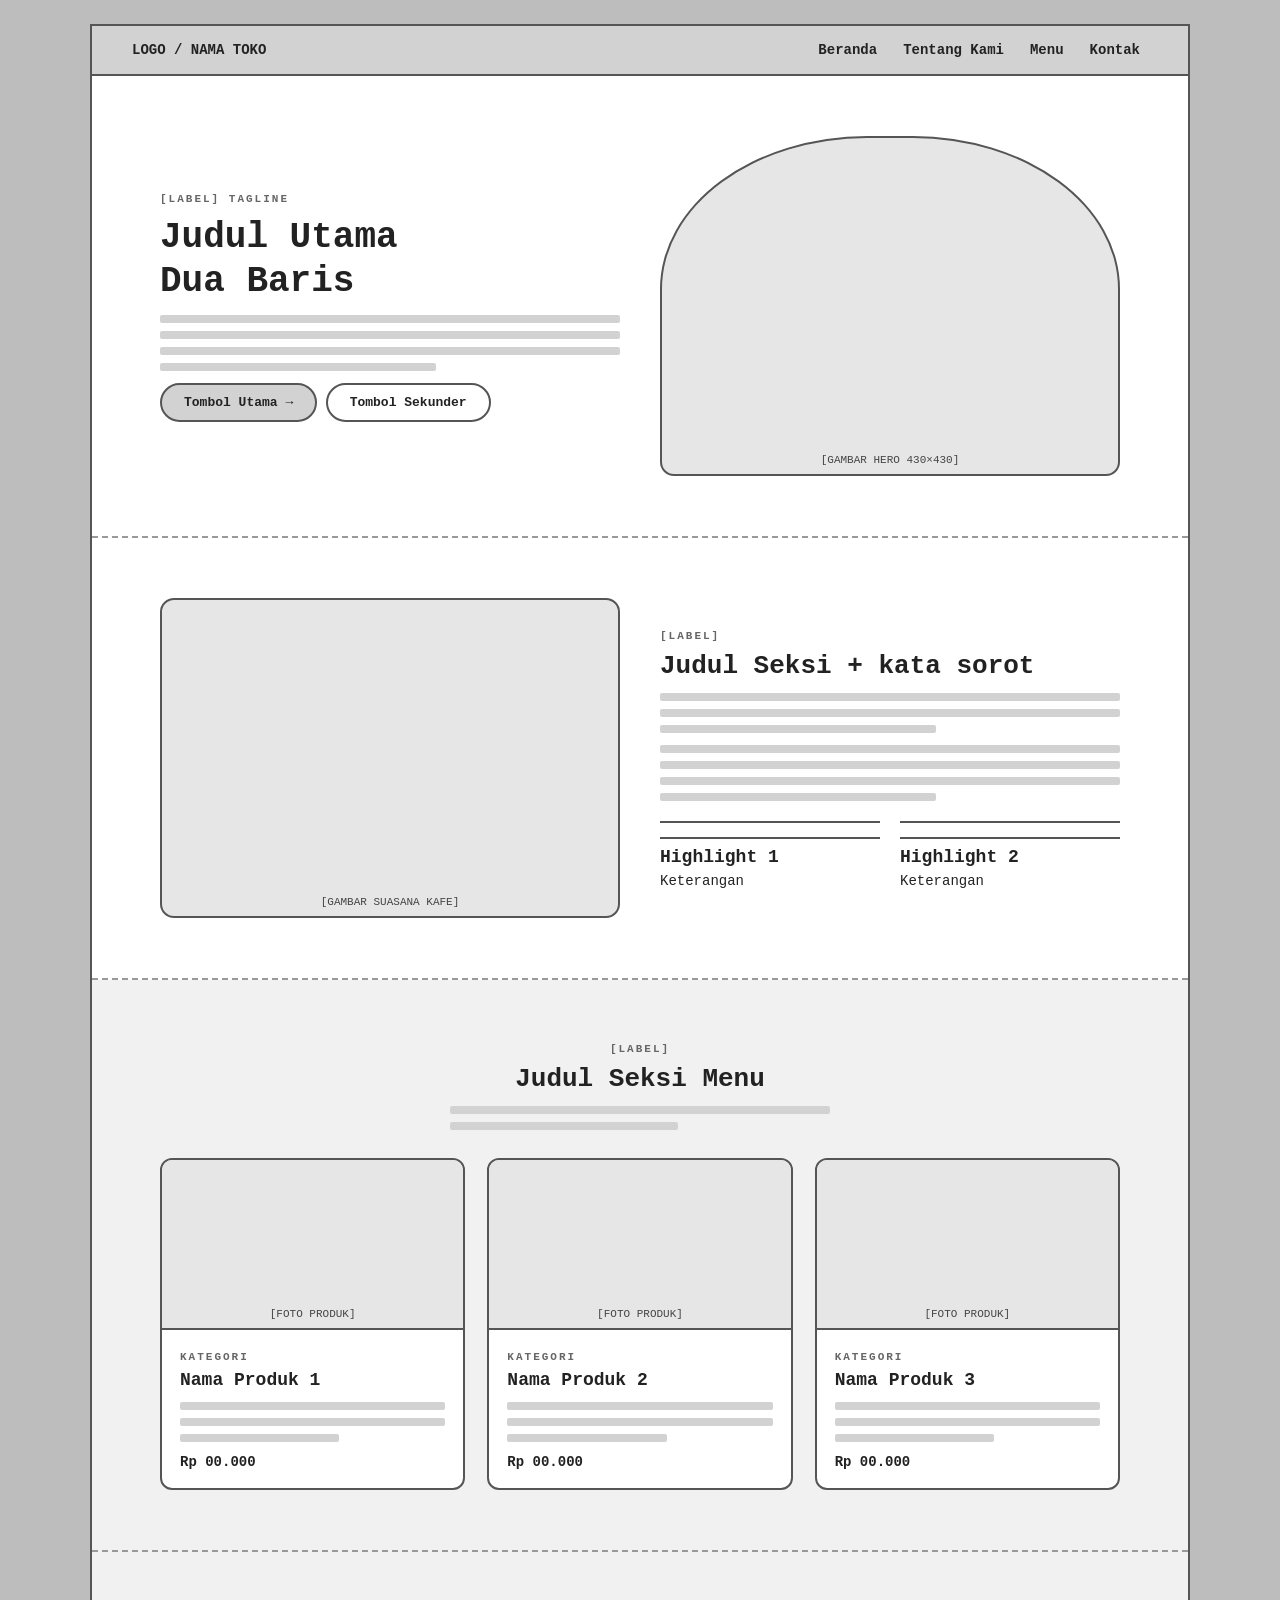
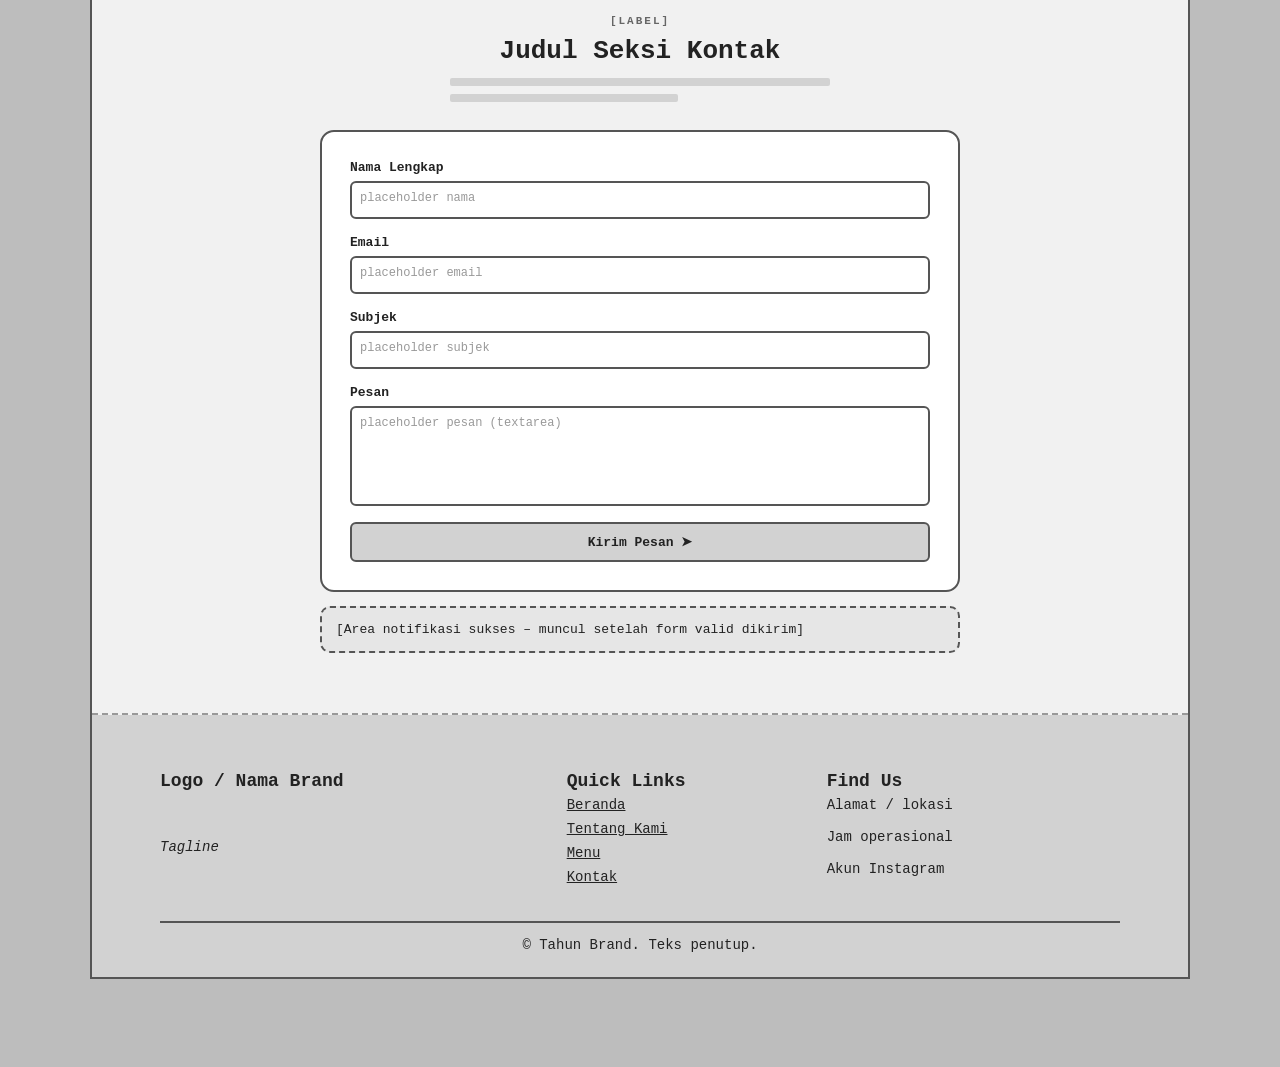
<file: Pertemuan-ke-5_Praktikum-Desweb-A_4525210035_Khairul-Adam-Efendi/index.html>
<!DOCTYPE html>
<html lang="id">

<head>
    <meta charset="UTF-8">
    <meta name="viewport" content="width=device-width, initial-scale=1.0">
    <title>Selaras Coffee</title>
    <link rel="stylesheet" href="css/style.css">
</head>

<body>

    <div class="frame">
        <nav class="nav">
            <b>LOGO / NAMA TOKO</b>
            <div class="links">
                <span>Beranda</span>
                <span>Tentang Kami</span>
                <span>Menu</span>
                <span>Kontak</span>
            </div>
        </nav>

        <section class="sec hero">
            <div class="container row">
                <div class="col">
                    <span class="label">[LABEL] TAGLINE</span>
                    <div class="h1">Judul Utama<br>Dua Baris</div>
                    <div class="lines"><i></i><i></i><i></i><i></i></div>
                    <span class="btn">Tombol Utama →</span>
                    <span class="btn ghost">Tombol Sekunder</span>
                </div>
                <div class="col">
                    <div class="ph-img"><span>[GAMBAR HERO 430×430]</span></div>
                </div>
            </div>
        </section>

        <section class="sec about" id="about">
            <div class="container row">
                <div class="col">
                    <div class="ph-img"><span>[GAMBAR SUASANA KAFE]</span></div>
                </div>
                <div class="col">
                    <span class="label">[LABEL]</span>
                    <div class="h2">Judul Seksi + kata sorot</div>
                    <div class="lines"><i></i><i></i><i></i></div>
                    <div class="lines"><i></i><i></i><i></i><i></i></div>
                    <div class="stats">
                        <div>
                            <div class="h3">Highlight 1</div>
                            Keterangan
                        </div>
                        <div>
                            <div class="h3">Highlight 2</div>
                            Keterangan
                        </div>
                    </div>
                </div>
            </div>
        </section>

        <section class="sec menu" id="menu">
            <div class="container">
                <div class="center">
                    <span class="label">[LABEL]</span>
                    <div class="h2">Judul Seksi Menu</div>
                    <div class="lines" style="max-width:380px;margin:12px auto">
                        <i></i><i></i>
                    </div>
                </div>

                <div class="cards">
                    <div class="card">
                        <div class="ph-img"><span>[FOTO PRODUK]</span></div>
                        <div class="body">
                            <span class="label">KATEGORI</span>
                            <div class="h3">Nama Produk 1</div>
                            <div class="lines"><i></i><i></i><i></i></div>
                            <div class="price">Rp 00.000</div>
                        </div>
                    </div>

                    <div class="card">
                        <div class="ph-img"><span>[FOTO PRODUK]</span></div>
                        <div class="body">
                            <span class="label">KATEGORI</span>
                            <div class="h3">Nama Produk 2</div>
                            <div class="lines"><i></i><i></i><i></i></div>
                            <div class="price">Rp 00.000</div>
                        </div>
                    </div>

                    <div class="card">
                        <div class="ph-img"><span>[FOTO PRODUK]</span></div>
                        <div class="body">
                            <span class="label">KATEGORI</span>
                            <div class="h3">Nama Produk 3</div>
                            <div class="lines"><i></i><i></i><i></i></div>
                            <div class="price">Rp 00.000</div>
                        </div>
                    </div>
                </div>
            </div>
        </section>

        <section class="sec contact" id="contact">
            <div class="container">
                <div class="center">
                    <span class="label">[LABEL]</span>
                    <div class="h2">Judul Seksi Kontak</div>
                    <div class="lines" style="max-width:380px;margin:12px auto">
                        <i></i><i></i>
                    </div>
                </div>

                <div class="form">
                    <div class="field">
                        <b>Nama Lengkap</b>
                        <div class="input">placeholder nama</div>
                    </div>
                    <div class="field">
                        <b>Email</b>
                        <div class="input">placeholder email</div>
                    </div>
                    <div class="field">
                        <b>Subjek</b>
                        <div class="input">placeholder subjek</div>
                    </div>
                    <div class="field">
                        <b>Pesan</b>
                        <div class="input tall">placeholder pesan (textarea)</div>
                    </div>
                    <span class="btn block">Kirim Pesan ➤</span>
                </div>

                <div class="alert">[Area notifikasi sukses – muncul setelah form valid dikirim]</div>
            </div>
        </section>

        <footer class="footer">
            <div class="container">
                <div class="row">
                    <div class="col" style="flex:5">
                        <div class="h3">Logo / Nama Brand</div>
                        <div class="lines"><i></i><i></i></div>
                        <i>Tagline</i>
                    </div>

                    <div class="col" style="flex:3">
                        <div class="h3">Quick Links</div>
                        <ul>
                            <li>Beranda</li>
                            <li>Tentang Kami</li>
                            <li>Menu</li>
                            <li>Kontak</li>
                        </ul>
                    </div>

                    <div class="col" style="flex:4">
                        <div class="h3">Find Us</div>
                        <p>Alamat / lokasi</p><br>
                        <p>Jam operasional</p><br>
                        <p>Akun Instagram</p>
                    </div>
                </div>

                <hr>
                <div class="center">© Tahun Brand. Teks penutup.</div>
            </div>
        </footer>
    </div>

</body>

</html>
</file>
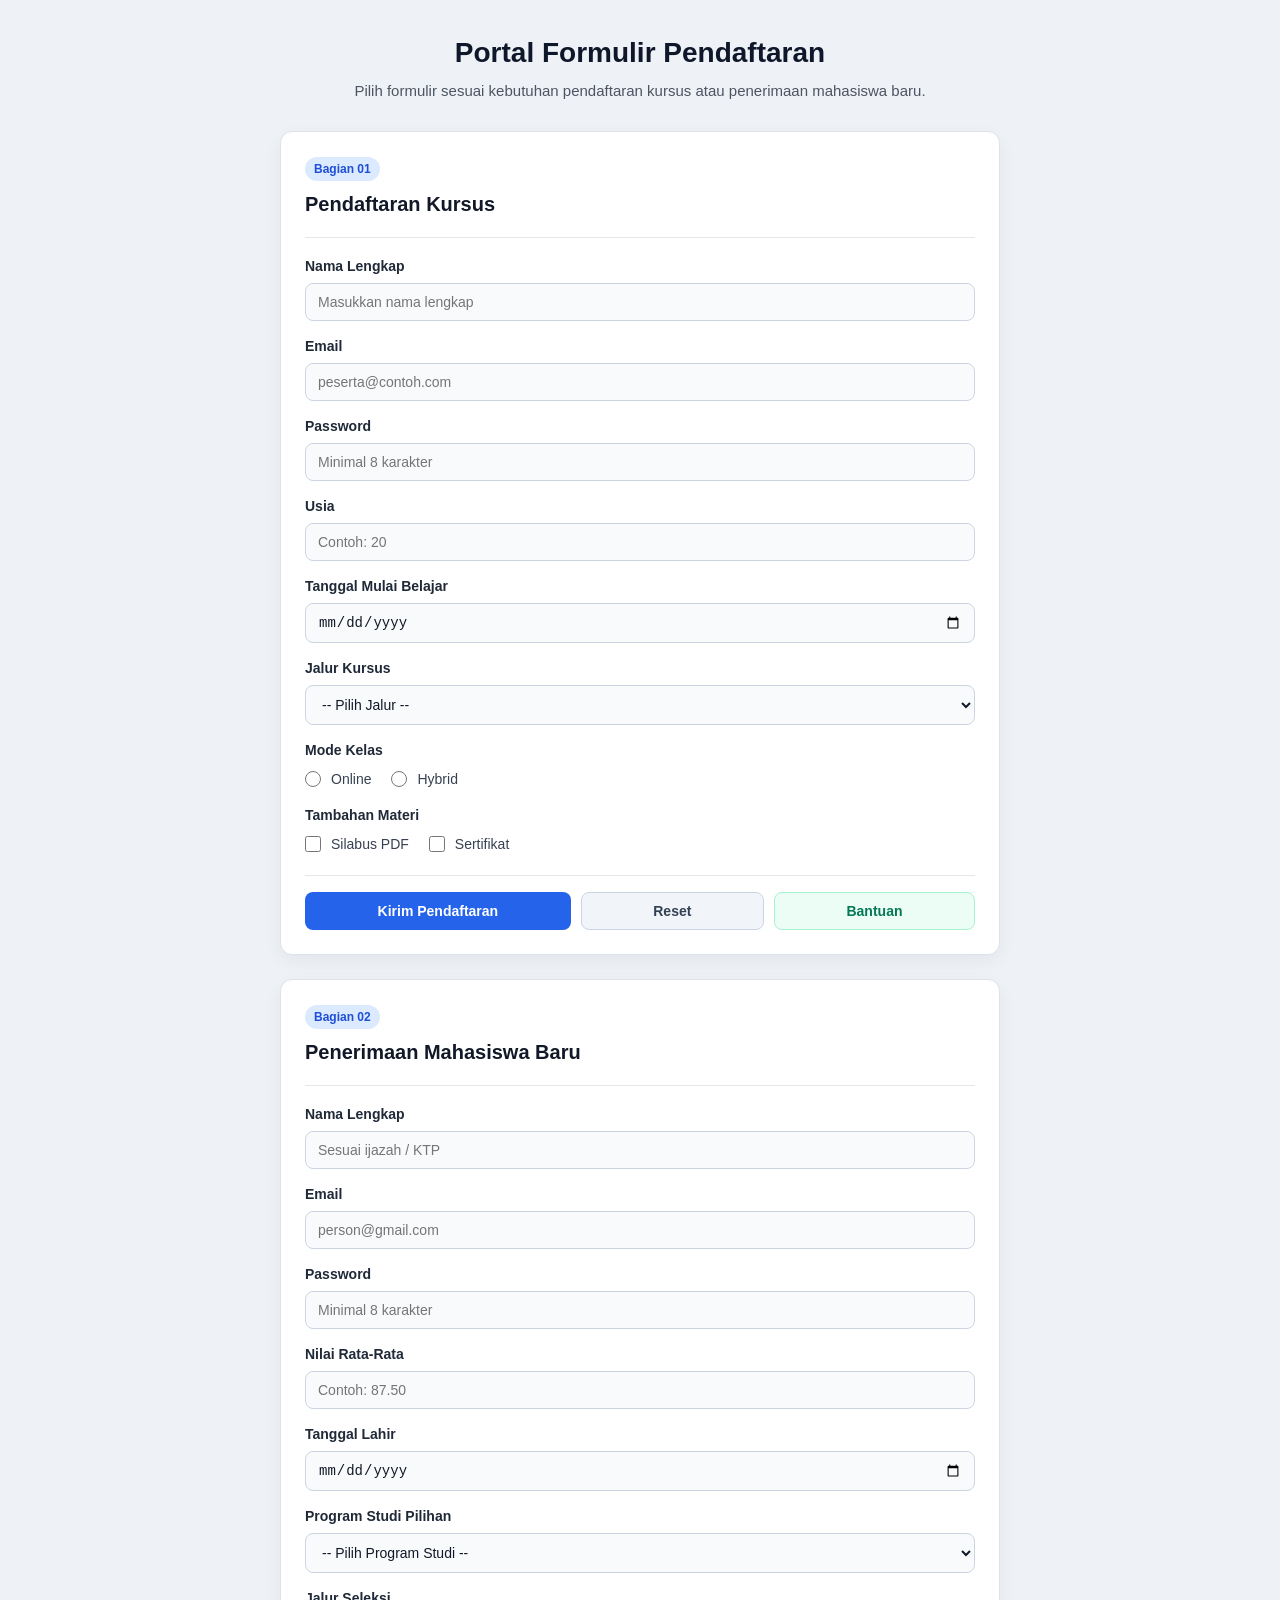
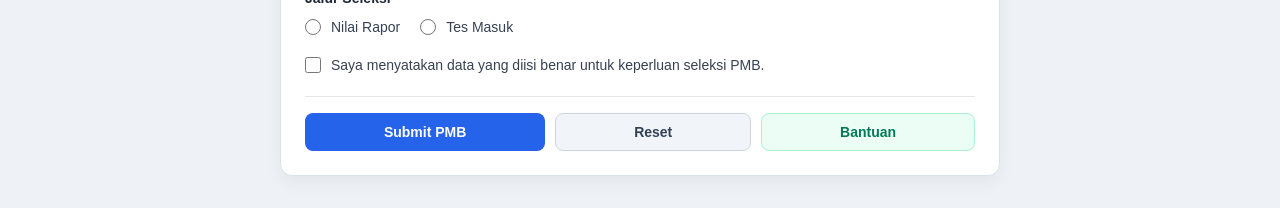
<file: Pertemuan-ke-7_Praktikum-Desweb-A_4525210035_Khairul-Adam-Efendi/index.html>
<!DOCTYPE html>
<html lang="id">

<head>
    <meta charset="UTF-8">
    <meta name="viewport" content="width=device-width, initial-scale=1.0">
    <title>Portal Formulir Pendaftaran</title>
    <link rel="stylesheet" href="css/style.css">
</head>

<body>
    <main class="wrapper">
        <header class="page-header">
            <h1>Portal Formulir Pendaftaran</h1>
            <p>Pilih formulir sesuai kebutuhan pendaftaran kursus atau penerimaan mahasiswa baru.</p>
        </header>

        <div class="grid-forms">
            <!-- FORM 1: PENDAFTARAN KURSUS -->
            <section class="form-card">
                <div class="card-top">
                    <span class="badge">Bagian 01</span>
                    <h2>Pendaftaran Kursus</h2>
                </div>

                <form id="formKursus" method="POST">
                    <div class="field">
                        <label for="kursusNama">Nama Lengkap</label>
                        <input type="text" id="kursusNama" name="nama" placeholder="Masukkan nama lengkap" required>
                    </div>

                    <div class="field">
                        <label for="kursusEmail">Email</label>
                        <input type="email" id="kursusEmail" name="email" placeholder="peserta@contoh.com" required>
                    </div>

                    <div class="field">
                        <label for="kursusPassword">Password</label>
                        <input type="password" id="kursusPassword" name="password" minlength="8"
                            placeholder="Minimal 8 karakter" required>
                    </div>

                    <div class="field">
                        <label for="kursusUsia">Usia</label>
                        <input type="number" id="kursusUsia" name="usia" min="10" max="99" placeholder="Contoh: 20"
                            required>
                    </div>

                    <div class="field">
                        <label for="kursusTanggal">Tanggal Mulai Belajar</label>
                        <input type="date" id="kursusTanggal" name="tanggal_mulai" required>
                    </div>

                    <div class="field">
                        <label for="kursusJalur">Jalur Kursus</label>
                        <select id="kursusJalur" name="jalur_kursus" required>
                            <option value="">-- Pilih Jalur --</option>
                            <option value="english">Bahasa Inggris</option>
                            <option value="math">Matematika</option>
                            <option value="computer">Komputer</option>
                        </select>
                    </div>

                    <div class="field">
                        <span class="group-label">Mode Kelas</span>
                        <div class="option-row">
                            <input type="radio" id="modeOnline" name="mode_kelas" value="online" required>
                            <label for="modeOnline">Online</label>

                            <input type="radio" id="modeHybrid" name="mode_kelas" value="hybrid">
                            <label for="modeHybrid">Hybrid</label>
                        </div>
                    </div>

                    <div class="field">
                        <span class="group-label">Tambahan Materi</span>
                        <div class="option-row">
                            <input type="checkbox" id="cekSilabus" name="tambahan[]" value="silabus">
                            <label for="cekSilabus">Silabus PDF</label>

                            <input type="checkbox" id="cekSertifikat" name="tambahan[]" value="sertifikat">
                            <label for="cekSertifikat">Sertifikat</label>
                        </div>
                    </div>

                    <div class="action-bar">
                        <button type="submit" class="btn primary">Kirim Pendaftaran</button>
                        <button type="reset" class="btn secondary">Reset</button>
                        <button type="button" class="btn ghost"
                            data-info="Periksa kembali email dan tanggal mulai sebelum mengirim.">Bantuan</button>
                    </div>
                </form>
            </section>

            <!-- FORM 2: PENERIMAAN MAHASISWA BARU (STUDI KASUS) -->
            <section class="form-card">
                <div class="card-top">
                    <span class="badge">Bagian 02</span>
                    <h2>Penerimaan Mahasiswa Baru</h2>
                </div>

                <form id="formPMB" method="POST">
                    <div class="field">
                        <label for="pmbNama">Nama Lengkap</label>
                        <input type="text" id="pmbNama" name="nama_lengkap" placeholder="Sesuai ijazah / KTP" required>
                    </div>

                    <div class="field">
                        <label for="pmbEmail">Email</label>
                        <input type="email" id="pmbEmail" name="email" placeholder="person@gmail.com" required>
                    </div>

                    <div class="field">
                        <label for="pmbPassword">Password</label>
                        <input type="password" id="pmbPassword" name="password" minlength="8"
                            placeholder="Minimal 8 karakter" required>
                    </div>

                    <div class="field">
                        <label for="pmbNilai">Nilai Rata-Rata</label>
                        <input type="number" id="pmbNilai" name="nilai_rata_rata" min="0" max="100" step="0.01"
                            placeholder="Contoh: 87.50" required>
                    </div>

                    <div class="field">
                        <label for="pmbTanggalLahir">Tanggal Lahir</label>
                        <input type="date" id="pmbTanggalLahir" name="tanggal_lahir" required>
                    </div>

                    <div class="field">
                        <label for="pmbProdi">Program Studi Pilihan</label>
                        <select id="pmbProdi" name="program_studi" required>
                            <option value="">-- Pilih Program Studi --</option>
                            <option value="teknik_informatika">Teknik Informatika</option>
                            <option value="teknik_mesin">Teknik Mesin</option>
                            <option value="teknik_elektro">Teknik Elektro</option>
                            <option value="teknik_industri">Teknik Industri</option>
                        </select>
                    </div>

                    <div class="field">
                        <span class="group-label">Jalur Seleksi</span>
                        <div class="option-row">
                            <input type="radio" id="jalurRapor" name="jalur_seleksi" value="rapor" required>
                            <label for="jalurRapor">Nilai Rapor</label>

                            <input type="radio" id="jalurTes" name="jalur_seleksi" value="tes">
                            <label for="jalurTes">Tes Masuk</label>
                        </div>
                    </div>

                    <div class="field">
                        <div class="option-row">
                            <input type="checkbox" id="pmbPernyataan" name="persetujuan_data" value="setuju" required>
                            <label for="pmbPernyataan">Saya menyatakan data yang diisi benar untuk keperluan seleksi
                                PMB.</label>
                        </div>
                    </div>

                    <div class="action-bar">
                        <button type="submit" class="btn primary">Submit PMB</button>
                        <button type="reset" class="btn secondary">Reset</button>
                        <button type="button" class="btn ghost"
                            data-info="Data nama, email, password, nilai, dan tanggal lahir akan dikirim ke endpoint backend.">Bantuan</button>
                    </div>
                </form>
            </section>
        </div>
    </main>

    <script>
        document.querySelectorAll("form").forEach(function (form) {
            form.addEventListener("submit", function (event) {
                event.preventDefault();
                alert("Form berhasil diperiksa! Ini hanya tampilan, data tidak disimpan.");
            });
        });
    </script>
</body>

</html>
</file>
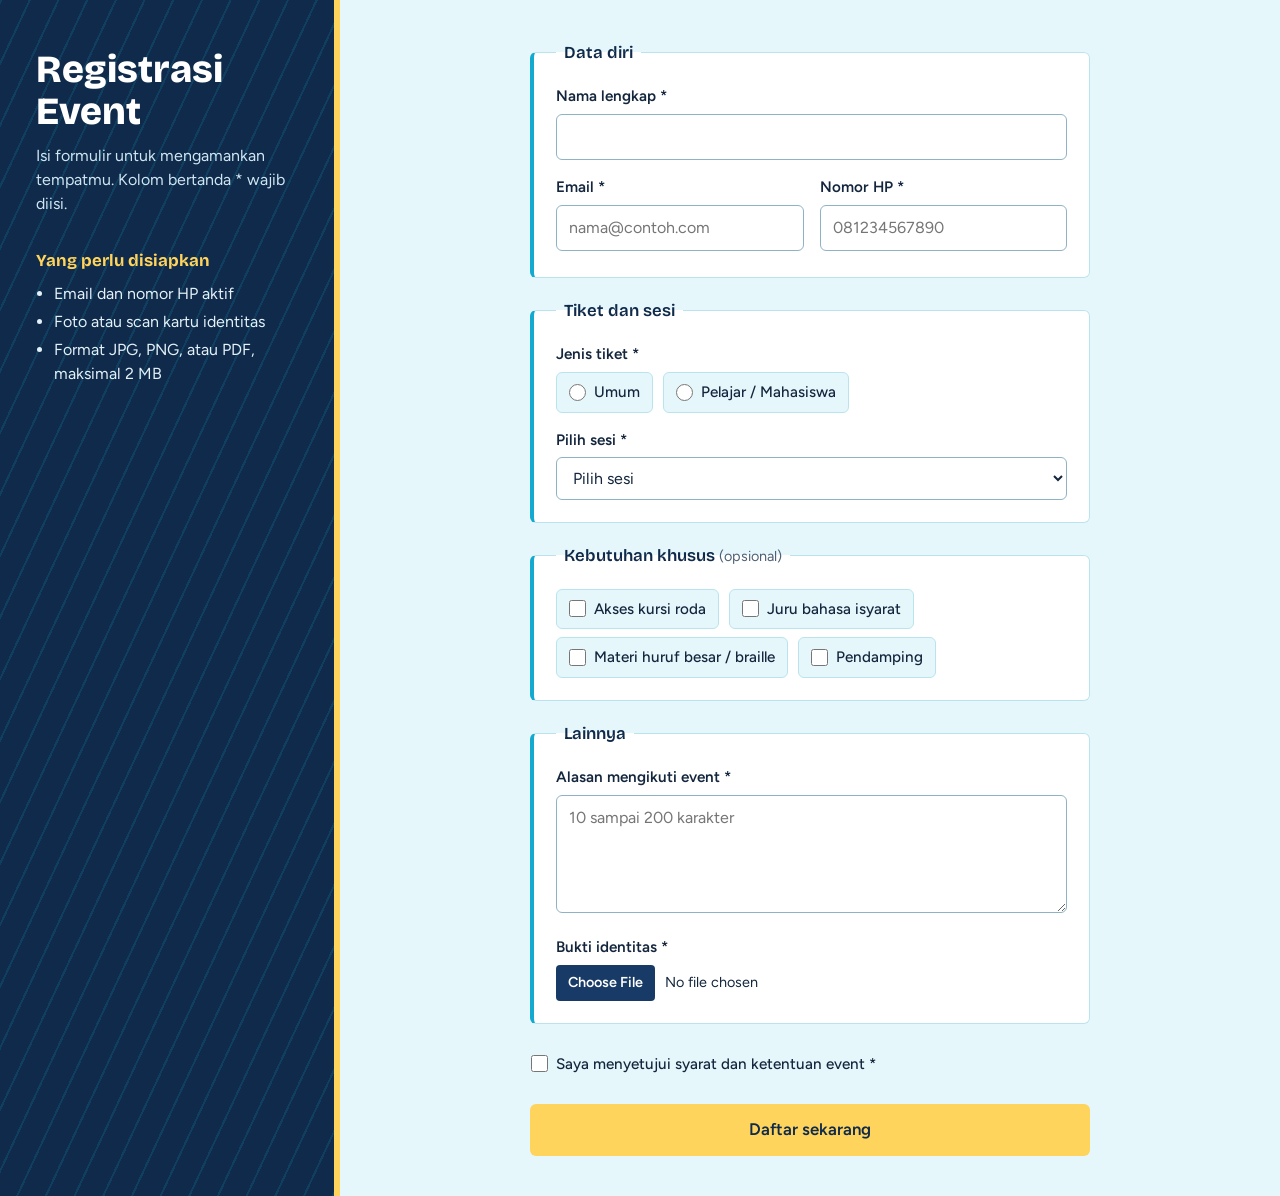
<file: Pertemuan-ke-8_Praktikum-Desweb-A_4525210035_Khairul-Adam-Efendi/index.html>
<!DOCTYPE html>
<html lang="id">

<head>
    <meta charset="UTF-8">
    <meta name="viewport" content="width=device-width, initial-scale=1">
    <title>Registrasi Event</title>
    <link rel="preconnect" href="https://fonts.googleapis.com">
    <link rel="preconnect" href="https://fonts.gstatic.com" crossorigin>
    <link
        href="https://fonts.googleapis.com/css2?family=Bricolage+Grotesque:wght@600;800&family=Figtree:wght@400;500;600&display=swap"
        rel="stylesheet">
    <link rel="stylesheet" href="css/style.css">
</head>

<body>
    <div class="layout">
        <aside class="side">
            <h1>Registrasi Event</h1>
            <p>Isi formulir untuk mengamankan tempatmu. Kolom bertanda * wajib diisi.</p>
            <div class="siapkan">
                <h2>Yang perlu disiapkan</h2>
                <ul>
                    <li>Email dan nomor HP aktif</li>
                    <li>Foto atau scan kartu identitas</li>
                    <li>Format JPG, PNG, atau PDF, maksimal 2 MB</li>
                </ul>
            </div>
        </aside>

        <main class="main">
            <form id="formRegistrasi" novalidate>

                <fieldset class="group">
                    <legend>Data diri</legend>

                    <div class="field">
                        <label for="nama">Nama lengkap *</label>
                        <input type="text" id="nama" name="nama" maxlength="50" autocomplete="name"
                            aria-describedby="err-nama">
                        <small class="error" id="err-nama"></small>
                    </div>

                    <div class="row">
                        <div class="field">
                            <label for="email">Email *</label>
                            <input type="email" id="email" name="email" placeholder="nama@contoh.com"
                                autocomplete="email" aria-describedby="err-email">
                            <small class="error" id="err-email"></small>
                        </div>
                        <div class="field">
                            <label for="hp">Nomor HP *</label>
                            <input type="tel" id="hp" name="hp" placeholder="081234567890" autocomplete="tel"
                                aria-describedby="err-hp">
                            <small class="error" id="err-hp"></small>
                        </div>
                    </div>
                </fieldset>

                <fieldset class="group">
                    <legend>Tiket dan sesi</legend>

                    <div class="field" role="radiogroup" aria-labelledby="lbl-tiket">
                        <span class="label" id="lbl-tiket">Jenis tiket *</span>
                        <div class="opsi">
                            <label class="pilihan"><input type="radio" name="tiket" value="umum"> Umum</label>
                            <label class="pilihan"><input type="radio" name="tiket" value="pelajar"> Pelajar /
                                Mahasiswa</label>
                        </div>
                        <small class="error" id="err-tiket"></small>
                    </div>

                    <div class="field">
                        <label for="sesi">Pilih sesi *</label>
                        <select id="sesi" name="sesi" aria-describedby="err-sesi">
                            <option value="">Pilih sesi</option>
                            <option value="pagi">Pagi (09.00 - 12.00)</option>
                            <option value="siang">Siang (13.00 - 16.00)</option>
                        </select>
                        <small class="error" id="err-sesi"></small>
                    </div>
                </fieldset>

                <fieldset class="group">
                    <legend>Kebutuhan khusus <span class="opsional">(opsional)</span></legend>
                    <div class="opsi">
                        <label class="pilihan"><input type="checkbox" name="kebutuhan" value="kursi-roda"> Akses kursi
                            roda</label>
                        <label class="pilihan"><input type="checkbox" name="kebutuhan" value="isyarat"> Juru bahasa
                            isyarat</label>
                        <label class="pilihan"><input type="checkbox" name="kebutuhan" value="materi-khusus"> Materi
                            huruf besar / braille</label>
                        <label class="pilihan"><input type="checkbox" name="kebutuhan" value="pendamping">
                            Pendamping</label>
                    </div>
                </fieldset>

                <fieldset class="group">
                    <legend>Lainnya</legend>

                    <div class="field">
                        <label for="alasan">Alasan mengikuti event *</label>
                        <textarea id="alasan" name="alasan" rows="4" maxlength="200"
                            placeholder="10 sampai 200 karakter" aria-describedby="err-alasan"></textarea>
                        <small class="error" id="err-alasan"></small>
                    </div>

                    <div class="field">
                        <label for="bukti">Bukti identitas *</label>
                        <input type="file" id="bukti" name="bukti" accept=".jpg,.jpeg,.png,.pdf"
                            aria-describedby="err-bukti">
                        <small class="error" id="err-bukti"></small>
                    </div>
                </fieldset>

                <div class="field setuju">
                    <label class="pilihan"><input type="checkbox" name="setuju" aria-describedby="err-setuju"> Saya
                        menyetujui syarat dan ketentuan event *</label>
                    <small class="error" id="err-setuju"></small>
                </div>

                <button type="submit">Daftar sekarang</button>
            </form>
        </main>
    </div>

    <script>
        const form = document.getElementById("formRegistrasi");

        function validasi() {
            const err = {};
            const v = n => form.elements[n].value.trim();
            const file = form.elements.bukti.files[0];

            if (v("nama").length < 3) err.nama = "Nama minimal 3 karakter.";
            else if (!/^[A-Za-z\s.']+$/.test(v("nama"))) err.nama = "Nama hanya boleh berisi huruf, spasi, titik, atau apostrof.";

            if (!/^[^\s@]+@[^\s@]+\.[^\s@]{2,}$/.test(v("email"))) err.email = "Masukkan email dengan format yang benar, misalnya nama@contoh.com.";

            if (!/^08[0-9]{8,11}$/.test(v("hp"))) err.hp = "Nomor HP harus diawali 08 dan terdiri dari 10-13 digit angka.";

            if (!form.querySelector('input[name="tiket"]:checked')) err.tiket = "Pilih salah satu jenis tiket.";

            if (!v("sesi")) err.sesi = "Pilih sesi yang ingin diikuti.";

            if (v("alasan").length < 10) err.alasan = "Alasan minimal 10 karakter.";

            if (!file) err.bukti = "Unggah bukti identitas.";
            else if (!["image/jpeg", "image/png", "application/pdf"].includes(file.type)) err.bukti = "Format file harus JPG, PNG, atau PDF.";
            else if (file.size > 2 * 1024 * 1024) err.bukti = "Ukuran file maksimal 2 MB.";

            if (!form.elements.setuju.checked) err.setuju = "Centang persetujuan untuk melanjutkan.";

            return err;
        }

        function bersihkan(key) {
            const pesan = document.getElementById("err-" + key);
            if (!pesan) return;
            pesan.textContent = "";
            pesan.closest(".field").classList.remove("invalid");
        }

        form.addEventListener("submit", function (e) {
            e.preventDefault();
            document.querySelectorAll(".error").forEach(el => { el.textContent = ""; el.closest(".field").classList.remove("invalid"); });

            const err = validasi();
            const keys = Object.keys(err);

            keys.forEach(k => {
                const pesan = document.getElementById("err-" + k);
                pesan.textContent = err[k];
                pesan.closest(".field").classList.add("invalid");
            });

            if (keys.length) {
                const pertama = form.querySelector(".invalid input, .invalid select, .invalid textarea");
                if (pertama) pertama.focus();
                return;
            }

            alert("Form berhasil dikirim! Ini hanya tampilan, data tidak disimpan.");
            form.reset();
        });

        // Hapus pesan error saat pengguna mulai memperbaiki isian
        ["input", "change"].forEach(ev => form.addEventListener(ev, e => bersihkan(e.target.name)));
    </script>
</body>

</html>
</file>
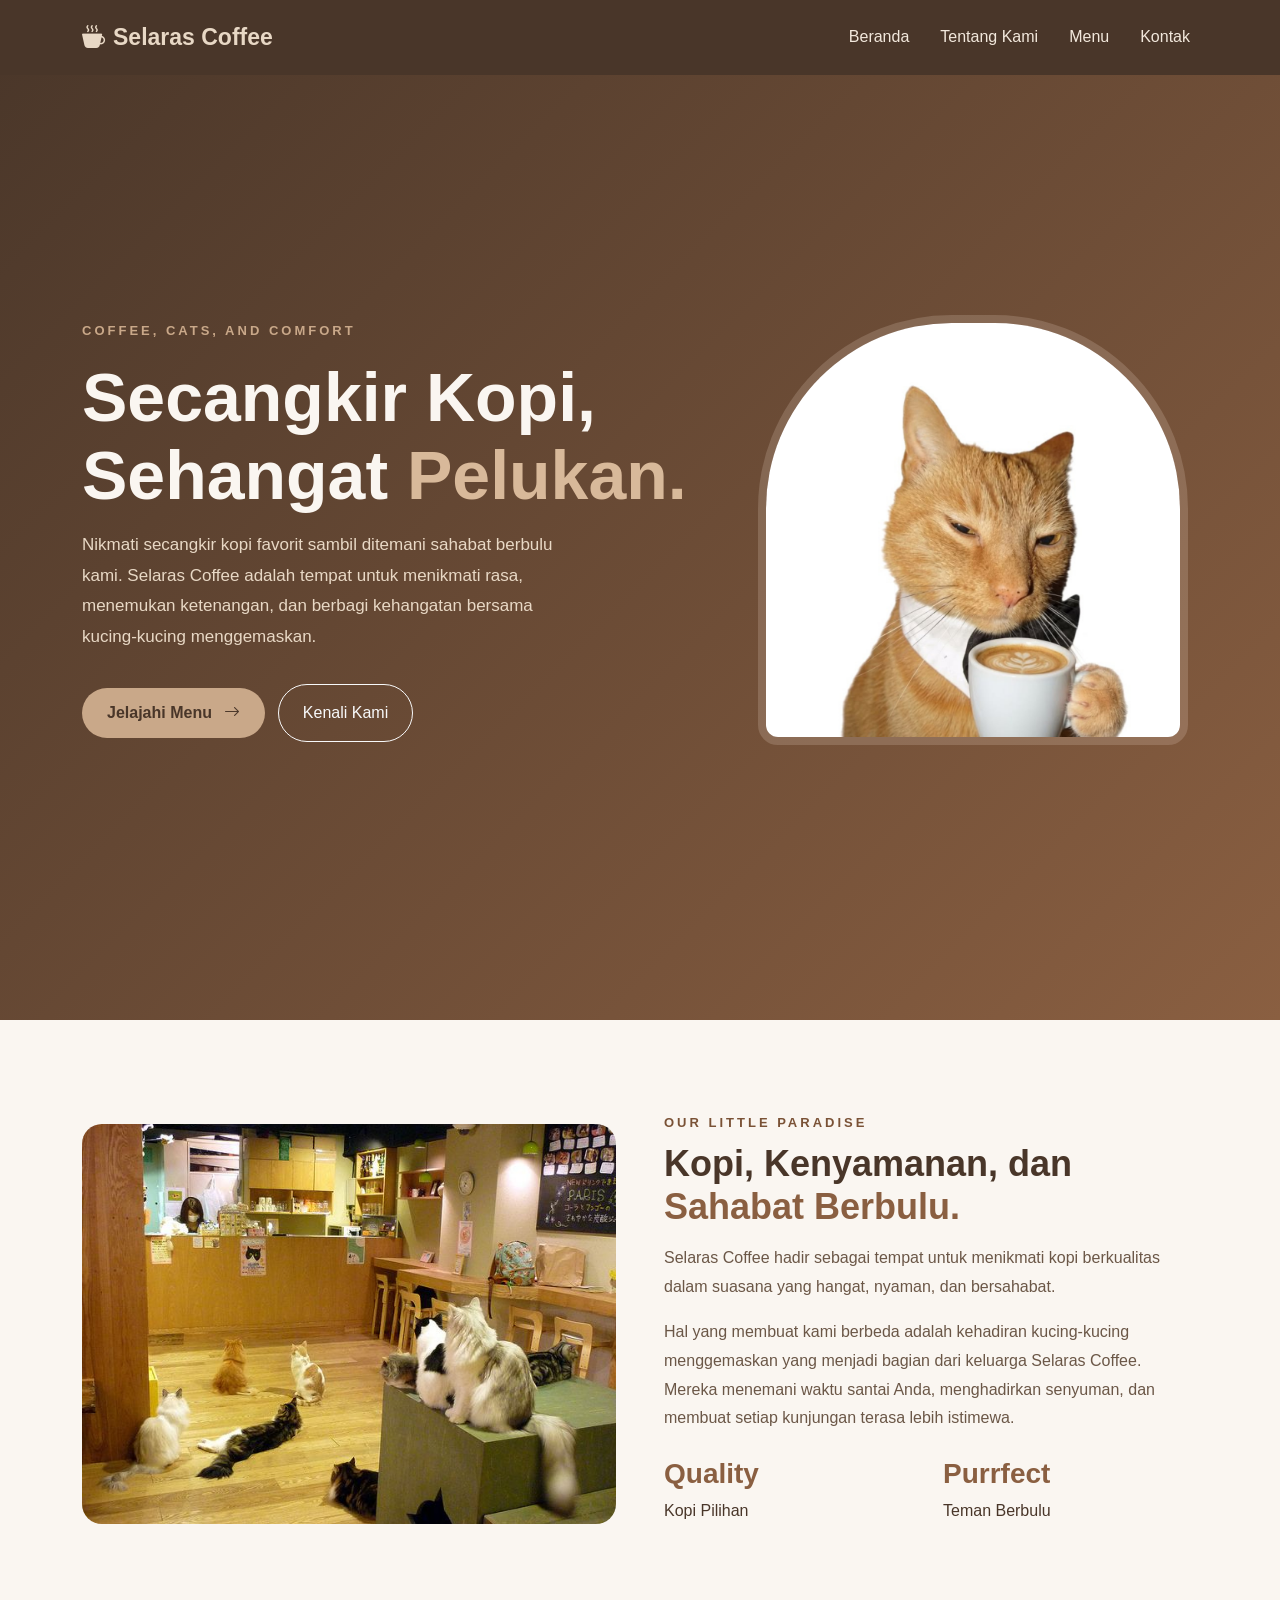
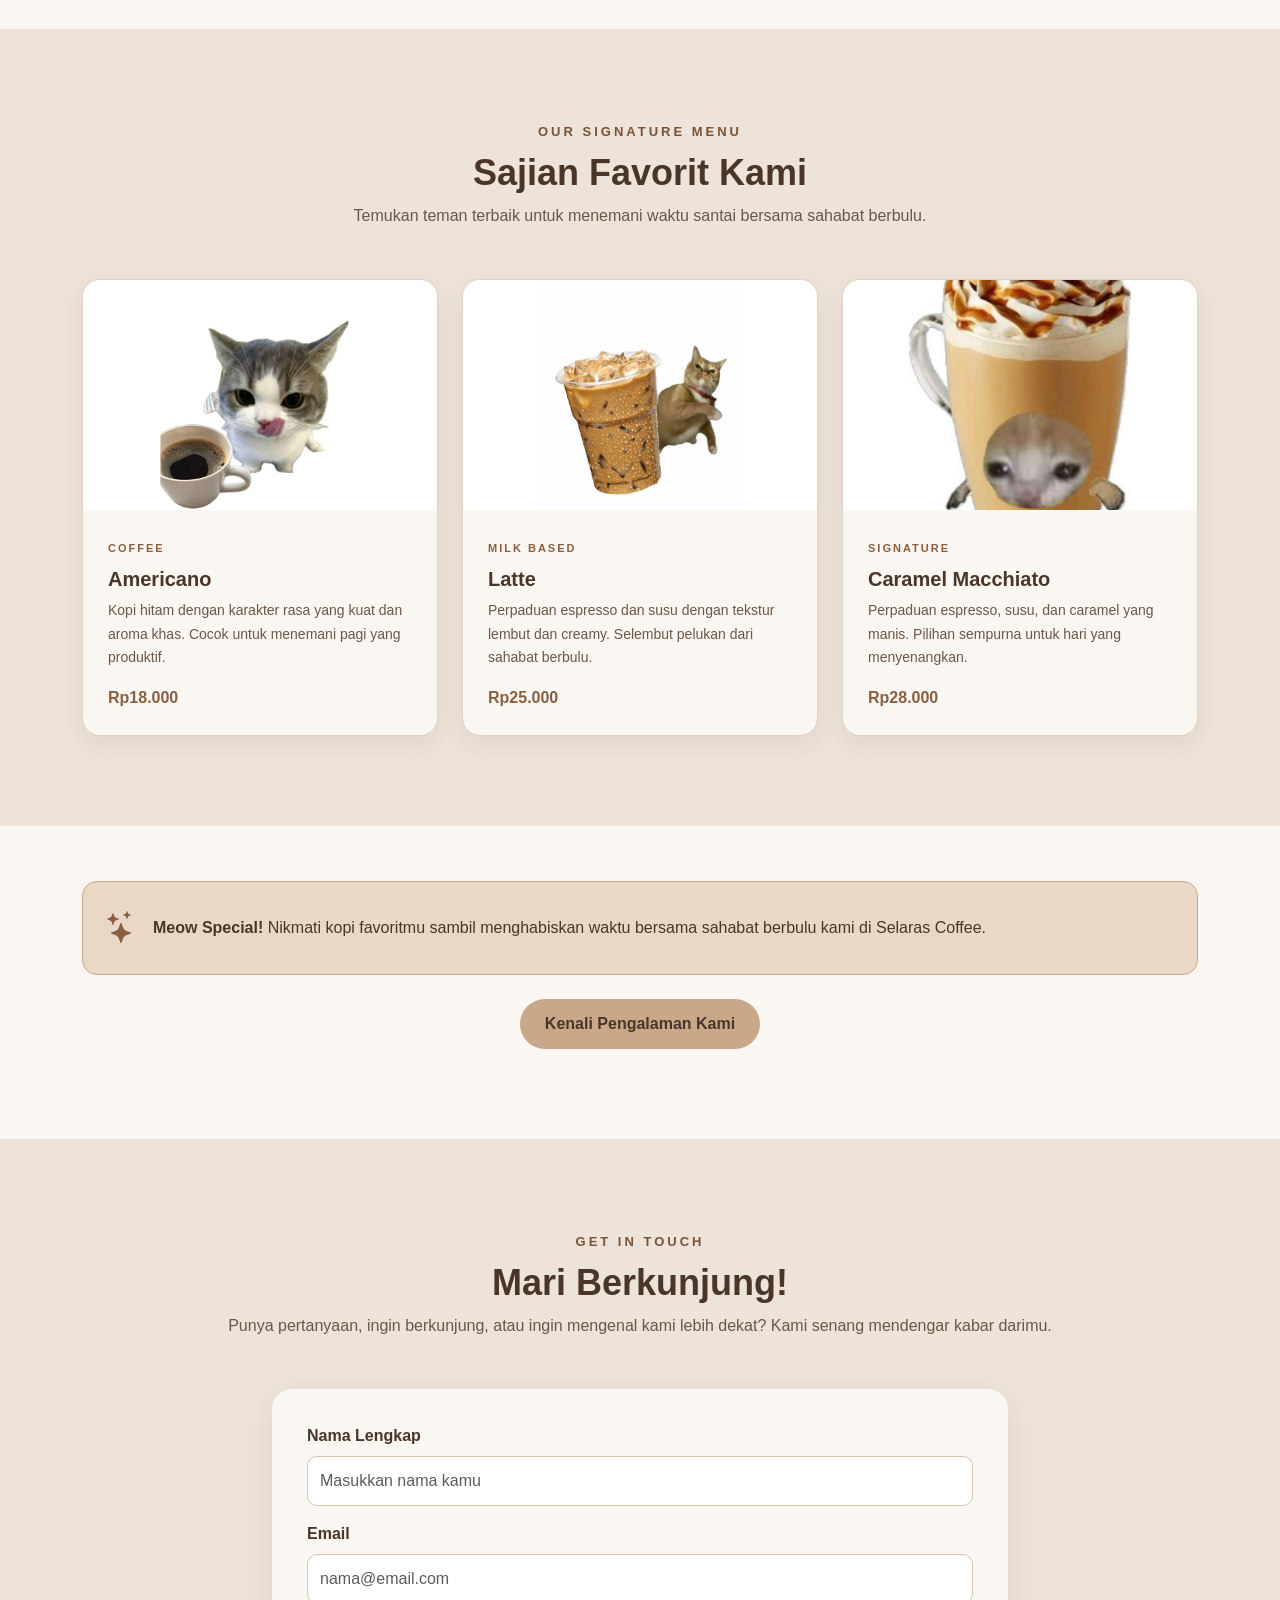
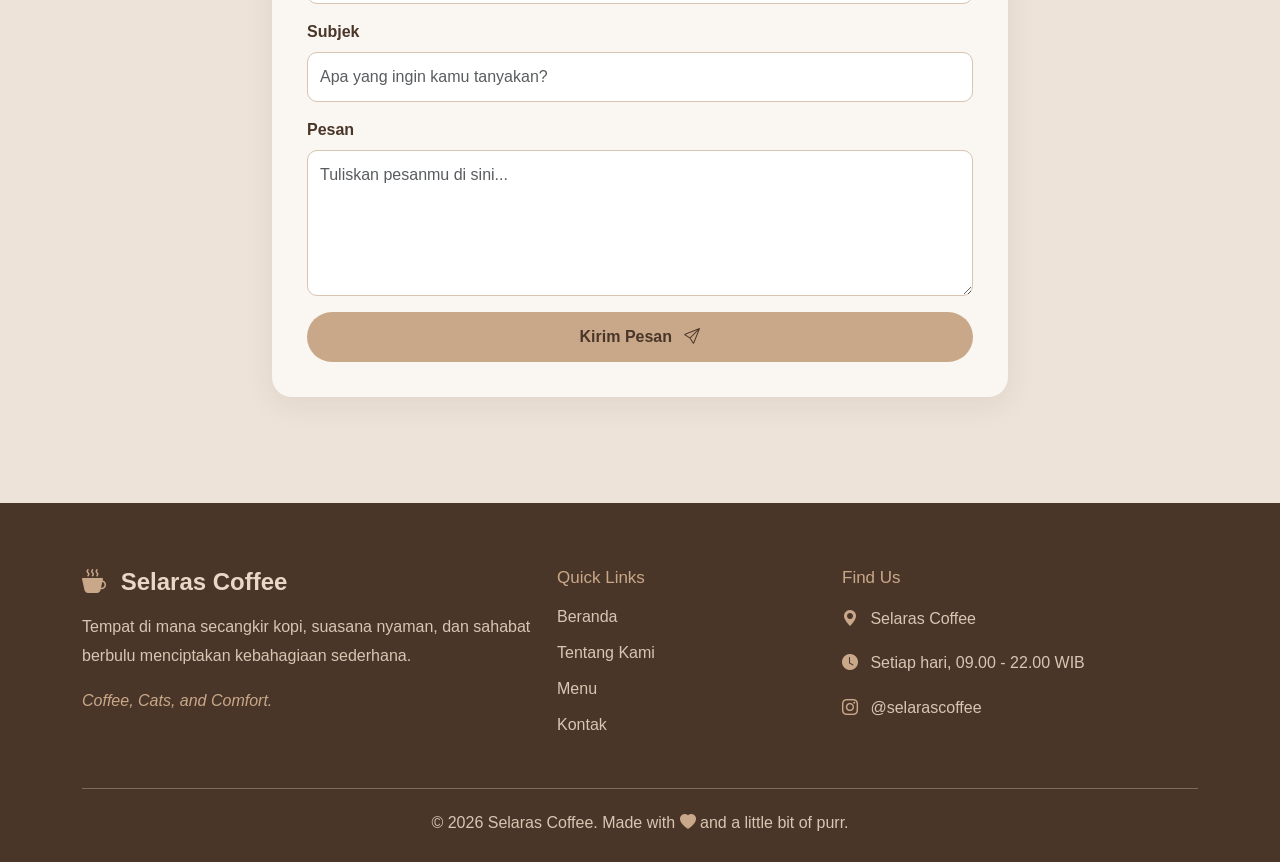
<file: Pertemuan-ke-9_Praktikum-Desweb-A_4525210035_Khairul-Adam-Efendi/index.html>
<!DOCTYPE html>
<html lang="id">

<head>
    <meta charset="UTF-8">
    <meta name="viewport" content="width=device-width, initial-scale=1.0">
    <title>Selaras Coffee | Coffee, Cats, and Comfort</title>

    <link href="https://cdn.jsdelivr.net/npm/bootstrap@5.3.3/dist/css/bootstrap.min.css" rel="stylesheet">

    <link rel="stylesheet" href="https://cdn.jsdelivr.net/npm/bootstrap-icons@1.11.3/font/bootstrap-icons.min.css">

    <link rel="stylesheet" href="css/style.css">
</head>

<body>

    <!-- Navbar -->
    <nav class="navbar navbar-expand-lg navbar-dark fixed-top">
        <div class="container">
            <a class="navbar-brand fw-bold" href="#home">
                <i class="bi bi-cup-hot-fill me-2"></i>Selaras Coffee
            </a>

            <button class="navbar-toggler" type="button" data-bs-toggle="collapse" data-bs-target="#navbarNav">
                <span class="navbar-toggler-icon"></span>
            </button>

            <div class="collapse navbar-collapse" id="navbarNav">
                <ul class="navbar-nav ms-auto">
                    <li class="nav-item">
                        <a class="nav-link" href="#home">Beranda</a>
                    </li>
                    <li class="nav-item">
                        <a class="nav-link" href="#about">Tentang Kami</a>
                    </li>
                    <li class="nav-item">
                        <a class="nav-link" href="#menu">Menu</a>
                    </li>
                    <li class="nav-item">
                        <a class="nav-link" href="#contact">Kontak</a>
                    </li>
                </ul>
            </div>
        </div>
    </nav>


    <!-- Hero Section -->
    <section id="home" class="hero-section">
        <div class="container">
            <div class="row align-items-center min-vh-100">
                <div class="col-lg-7">
                    <span class="hero-label">COFFEE, CATS, AND COMFORT</span>

                    <h1 class="hero-title mt-3">
                        Secangkir Kopi,<br>
                        Sehangat <span>Pelukan.</span>
                    </h1>

                    <p class="hero-description mt-3">
                        Nikmati secangkir kopi favorit sambil ditemani
                        sahabat berbulu kami. Selaras Coffee adalah tempat
                        untuk menikmati rasa, menemukan ketenangan,
                        dan berbagi kehangatan bersama kucing-kucing
                        menggemaskan.
                    </p>

                    <a href="#menu" class="btn btn-main mt-3">
                        Jelajahi Menu
                        <i class="bi bi-arrow-right ms-2"></i>
                    </a>

                    <a href="#about" class="btn btn-outline-light rounded-pill mt-3 ms-2 px-4 py-3">
                        Kenali Kami
                    </a>
                </div>

                <div class="col-lg-5 text-center mt-5 mt-lg-0">
                    <img src="img/selaras-coffee.jpg" alt="Kucing menemani secangkir kopi" class="hero-image">
                </div>
            </div>
        </div>
    </section>


    <!-- About Section -->
    <section id="about" class="about-section section-padding">
        <div class="container">
            <div class="row align-items-center g-5">

                <div class="col-lg-6">
                    <img src="img/coffee-shop.jpg" alt="Suasana Selaras Coffee bersama kucing" class="about-image">
                </div>

                <div class="col-lg-6">
                    <span class="section-label">OUR LITTLE PARADISE</span>

                    <h2 class="section-title mt-2">
                        Kopi, Kenyamanan, dan
                        <span>Sahabat Berbulu.</span>
                    </h2>

                    <p class="section-description mt-3">
                        Selaras Coffee hadir sebagai tempat untuk
                        menikmati kopi berkualitas dalam suasana
                        yang hangat, nyaman, dan bersahabat.
                    </p>

                    <p class="section-description">
                        Hal yang membuat kami berbeda adalah kehadiran
                        kucing-kucing menggemaskan yang menjadi bagian
                        dari keluarga Selaras Coffee. Mereka menemani
                        waktu santai Anda, menghadirkan senyuman,
                        dan membuat setiap kunjungan terasa lebih istimewa.
                    </p>

                    <div class="row mt-4">
                        <div class="col-6">
                            <h3 class="about-number">Quality</h3>
                            <p>Kopi Pilihan</p>
                        </div>

                        <div class="col-6">
                            <h3 class="about-number">Purrfect</h3>
                            <p>Teman Berbulu</p>
                        </div>
                    </div>
                </div>

            </div>
        </div>
    </section>


    <!-- Menu Section -->
    <section id="menu" class="menu-section section-padding">
        <div class="container">

            <div class="text-center mb-5">
                <span class="section-label">OUR SIGNATURE MENU</span>

                <h2 class="section-title mt-2">
                    Sajian Favorit Kami
                </h2>

                <p class="section-description">
                    Temukan teman terbaik untuk menemani
                    waktu santai bersama sahabat berbulu.
                </p>
            </div>

            <div class="row g-4">

                <div class="col-md-6 col-lg-4">
                    <div class="card product-card h-100">
                        <img src="img/coffee-1.jpg" class="card-img-top product-image" alt="Americano">

                        <div class="card-body">
                            <span class="product-category">COFFEE</span>

                            <h5 class="card-title mt-2">Americano</h5>

                            <p class="card-text">
                                Kopi hitam dengan karakter rasa
                                yang kuat dan aroma khas.
                                Cocok untuk menemani pagi yang produktif.
                            </p>

                            <div class="product-price">Rp18.000</div>
                        </div>
                    </div>
                </div>

                <div class="col-md-6 col-lg-4">
                    <div class="card product-card h-100">
                        <img src="img/coffee-2.jpg" class="card-img-top product-image" alt="Latte">

                        <div class="card-body">
                            <span class="product-category">MILK BASED</span>

                            <h5 class="card-title mt-2">Latte</h5>

                            <p class="card-text">
                                Perpaduan espresso dan susu
                                dengan tekstur lembut dan creamy.
                                Selembut pelukan dari sahabat berbulu.
                            </p>

                            <div class="product-price">Rp25.000</div>
                        </div>
                    </div>
                </div>

                <div class="col-md-6 col-lg-4">
                    <div class="card product-card h-100">
                        <img src="img/coffee-3.jpg" class="card-img-top product-image" alt="Caramel Macchiato">

                        <div class="card-body">
                            <span class="product-category">SIGNATURE</span>

                            <h5 class="card-title mt-2">Caramel Macchiato</h5>

                            <p class="card-text">
                                Perpaduan espresso, susu,
                                dan caramel yang manis.
                                Pilihan sempurna untuk hari yang menyenangkan.
                            </p>

                            <div class="product-price">Rp28.000</div>
                        </div>
                    </div>
                </div>

            </div>
        </div>
    </section>


    <!-- Promotion Section -->
    <section class="promo-section section-padding">
        <div class="container">
            <div class="alert promo-alert d-flex align-items-center" role="alert">
                <i class="bi bi-stars fs-2 me-3"></i>

                <div>
                    <strong>Meow Special!</strong>
                    Nikmati kopi favoritmu sambil menghabiskan waktu
                    bersama sahabat berbulu kami di Selaras Coffee.
                </div>
            </div>

            <div class="text-center mt-4">
                <button type="button" class="btn btn-main" data-bs-toggle="modal" data-bs-target="#promoModal">
                    Kenali Pengalaman Kami
                </button>
            </div>
        </div>
    </section>


    <!-- Modal -->
    <div class="modal fade" id="promoModal" tabindex="-1" aria-labelledby="promoModalLabel" aria-hidden="true">

        <div class="modal-dialog modal-dialog-centered">
            <div class="modal-content">

                <div class="modal-header">
                    <h5 class="modal-title" id="promoModalLabel">
                        Welcome to Selaras Coffee!
                    </h5>

                    <button type="button" class="btn-close" data-bs-dismiss="modal" aria-label="Close">
                    </button>
                </div>

                <div class="modal-body text-center">
                    <i class="bi bi-heart-fill fs-1"></i>

                    <h3 class="mt-3">A Little More Happiness!</h3>

                    <p>
                        Bukan hanya kopi yang membuat harimu lebih baik.
                        Kehadiran kucing-kucing kami siap menemani
                        waktu santaimu.
                    </p>

                    <p class="small text-secondary">
                        Jangan lupa memperlakukan seluruh kucing dengan lembut
                        dan menghormati waktu istirahat mereka.
                    </p>
                </div>

                <div class="modal-footer">
                    <button type="button" class="btn btn-main" data-bs-dismiss="modal">
                        Mengerti
                    </button>
                </div>

            </div>
        </div>
    </div>


    <!-- Contact Section -->
    <section id="contact" class="contact-section section-padding">
        <div class="container">

            <div class="text-center mb-5">
                <span class="section-label">GET IN TOUCH</span>

                <h2 class="section-title mt-2">
                    Mari Berkunjung!
                </h2>

                <p class="section-description">
                    Punya pertanyaan, ingin berkunjung,
                    atau ingin mengenal kami lebih dekat?
                    Kami senang mendengar kabar darimu.
                </p>
            </div>

            <div class="row justify-content-center">
                <div class="col-lg-8">

                    <form id="contactForm">

                        <div class="mb-3">
                            <label for="name" class="form-label">
                                Nama Lengkap
                            </label>

                            <input type="text" class="form-control" id="name" placeholder="Masukkan nama kamu" required>
                        </div>

                        <div class="mb-3">
                            <label for="email" class="form-label">
                                Email
                            </label>

                            <input type="email" class="form-control" id="email" placeholder="nama@email.com" required>
                        </div>

                        <div class="mb-3">
                            <label for="subject" class="form-label">
                                Subjek
                            </label>

                            <input type="text" class="form-control" id="subject"
                                placeholder="Apa yang ingin kamu tanyakan?" required>
                        </div>

                        <div class="mb-3">
                            <label for="message" class="form-label">
                                Pesan
                            </label>

                            <textarea class="form-control" id="message" rows="5"
                                placeholder="Tuliskan pesanmu di sini..." required></textarea>
                        </div>

                        <button type="submit" class="btn btn-main w-100">
                            Kirim Pesan
                            <i class="bi bi-send ms-2"></i>
                        </button>

                    </form>

                    <div id="formAlert" class="mt-3"></div>

                </div>
            </div>
        </div>
    </section>


    <!-- Footer -->
    <footer class="footer-section">
        <div class="container">

            <div class="row g-4">

                <div class="col-lg-5">
                    <h4 class="fw-bold">
                        <i class="bi bi-cup-hot-fill me-2"></i>
                        Selaras Coffee
                    </h4>

                    <p class="mt-3">
                        Tempat di mana secangkir kopi,
                        suasana nyaman, dan sahabat berbulu
                        menciptakan kebahagiaan sederhana.
                    </p>

                    <p class="footer-tagline">
                        Coffee, Cats, and Comfort.
                    </p>
                </div>

                <div class="col-lg-3">
                    <h5>Quick Links</h5>

                    <ul class="list-unstyled mt-3">
                        <li><a href="#home">Beranda</a></li>
                        <li><a href="#about">Tentang Kami</a></li>
                        <li><a href="#menu">Menu</a></li>
                        <li><a href="#contact">Kontak</a></li>
                    </ul>
                </div>

                <div class="col-lg-4">
                    <h5>Find Us</h5>

                    <p class="mt-3">
                        <i class="bi bi-geo-alt-fill me-2"></i>
                        Selaras Coffee
                    </p>

                    <p>
                        <i class="bi bi-clock-fill me-2"></i>
                        Setiap hari, 09.00 - 22.00 WIB
                    </p>

                    <p>
                        <i class="bi bi-instagram me-2"></i>
                        @selarascoffee
                    </p>
                </div>

            </div>

            <hr>

            <div class="text-center">
                <p class="mb-0">
                    &copy; 2026 Selaras Coffee.
                    Made with <i class="bi bi-heart-fill"></i>
                    and a little bit of purr.
                </p>
            </div>

        </div>
    </footer>


    <!-- Bootstrap JS -->
    <script src="https://cdn.jsdelivr.net/npm/bootstrap@5.3.3/dist/js/bootstrap.bundle.min.js"></script>


    <!-- Form Validation -->
    <script>
        const contactForm = document.getElementById("contactForm");
        const formAlert = document.getElementById("formAlert");

        contactForm.addEventListener("submit", function (event) {
            event.preventDefault();

            if (!contactForm.checkValidity()) {
                contactForm.reportValidity();
                return;
            }

            formAlert.innerHTML = `
                <div class="alert alert-success" role="alert">
                    Terima kasih sudah menghubungi Selaras Coffee!
                    Pesanmu berhasil divalidasi.
                </div>
            `;

            contactForm.reset();
        });
    </script>

</body>

</html>
</file>
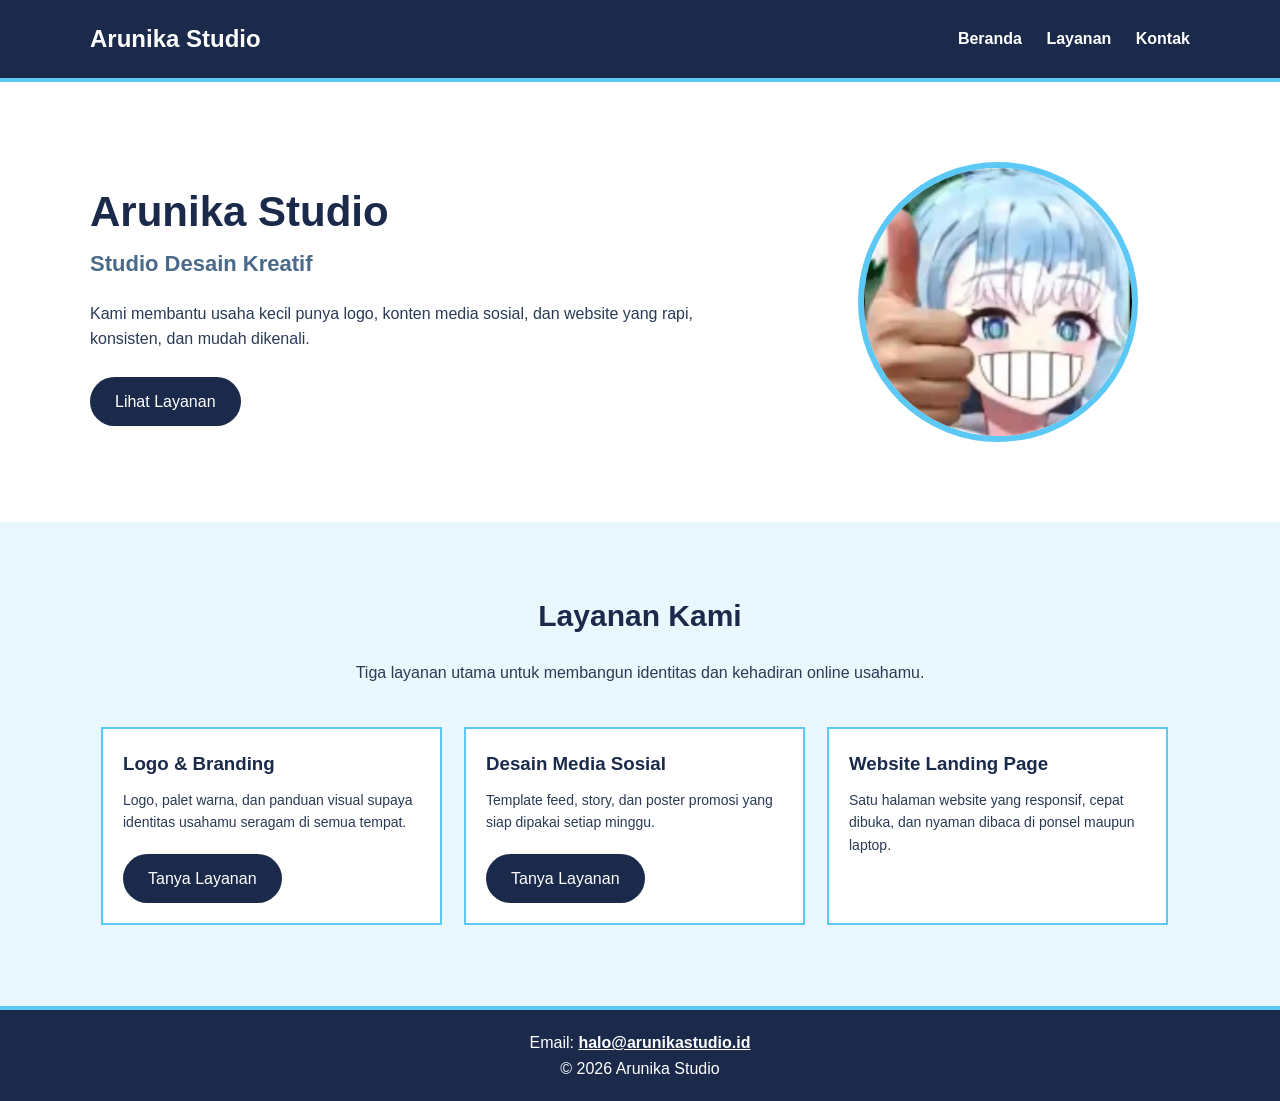
<file: Pertemuan-ke-4_Praktikum-Desweb-A_4525210035_Khairul-Adam-Efendi/html/index.html>
<!DOCTYPE html>
<html lang="id">

<head>
    <meta charset="UTF-8">
    <meta name="viewport" content="width-device-width, initial-scale=1.0">
    <title>Arunika Studio - Studio Desain Kreatif</title>
    <link rel="stylesheet" href="../css/style.css">
</head>

<body>
    <header>
        <div class="container">
            <h1>Arunika Studio</h1>
            <nav>
                <a href="#hero">Beranda</a>
                <a href="#layanan">Layanan</a>
                <a href="#kontak">Kontak</a>
            </nav>
        </div>
    </header>
    <section id="hero">
        <div class="hero-content">
            <div class="hero-text">
                <h2>Arunika Studio</h2>
                <h3>Studio Desain Kreatif</h3>
                <p>
                    Kami membantu usaha kecil punya logo, konten media sosial,
                    dan website yang rapi, konsisten, dan mudah dikenali.
                </p>
                <a href="#layanan" class="button">Lihat Layanan</a>
            </div>
            <div class="hero-image">
                <img src="../img/logo.jpg" alt="Logo Arunika Studio">
            </div>
        </div>
    </section>
    <section id="layanan" class=section>
        <div class="container">
            <h2>Layanan Kami</h2>
            <p class="section-desc">
                Tiga layanan utama untuk membangun identitas
                dan kehadiran online usahamu.
            </p>
            <div class="card-wrapper">
                <div class="card">
                    <h3>Logo &amp; Branding</h3>
                    <p>
                        Logo, palet warna, dan panduan visual
                        supaya identitas usahamu seragam
                        di semua tempat.
                    </p>
                    <a href="#kontak" class="button">Tanya Layanan</a>
                </div>
                <div class="card">
                    <h3>Desain Media Sosial</h3>
                    <p>
                        Template feed, story, dan poster
                        promosi yang siap dipakai
                        setiap minggu.
                    </p>
                    <a href="#kontak" class="button">Tanya Layanan</a>
                </div>
                <div class="card">
                    <h3>Website Landing Page</h3>
                    <p>
                        Satu halaman website yang responsif,
                        cepat dibuka, dan nyaman dibaca
                        di ponsel maupun laptop.
                    </p>
                </div>
            </div>
        </div>
    </section>
    <footer id="kontak">
        <p>
            Email: <a href="mailto:halo@arunikastudio.id">halo@arunikastudio.id</a>
        </p>
        <p>&copy; 2026 Arunika Studio</p>
    </footer>
</body>

</html>
</file>
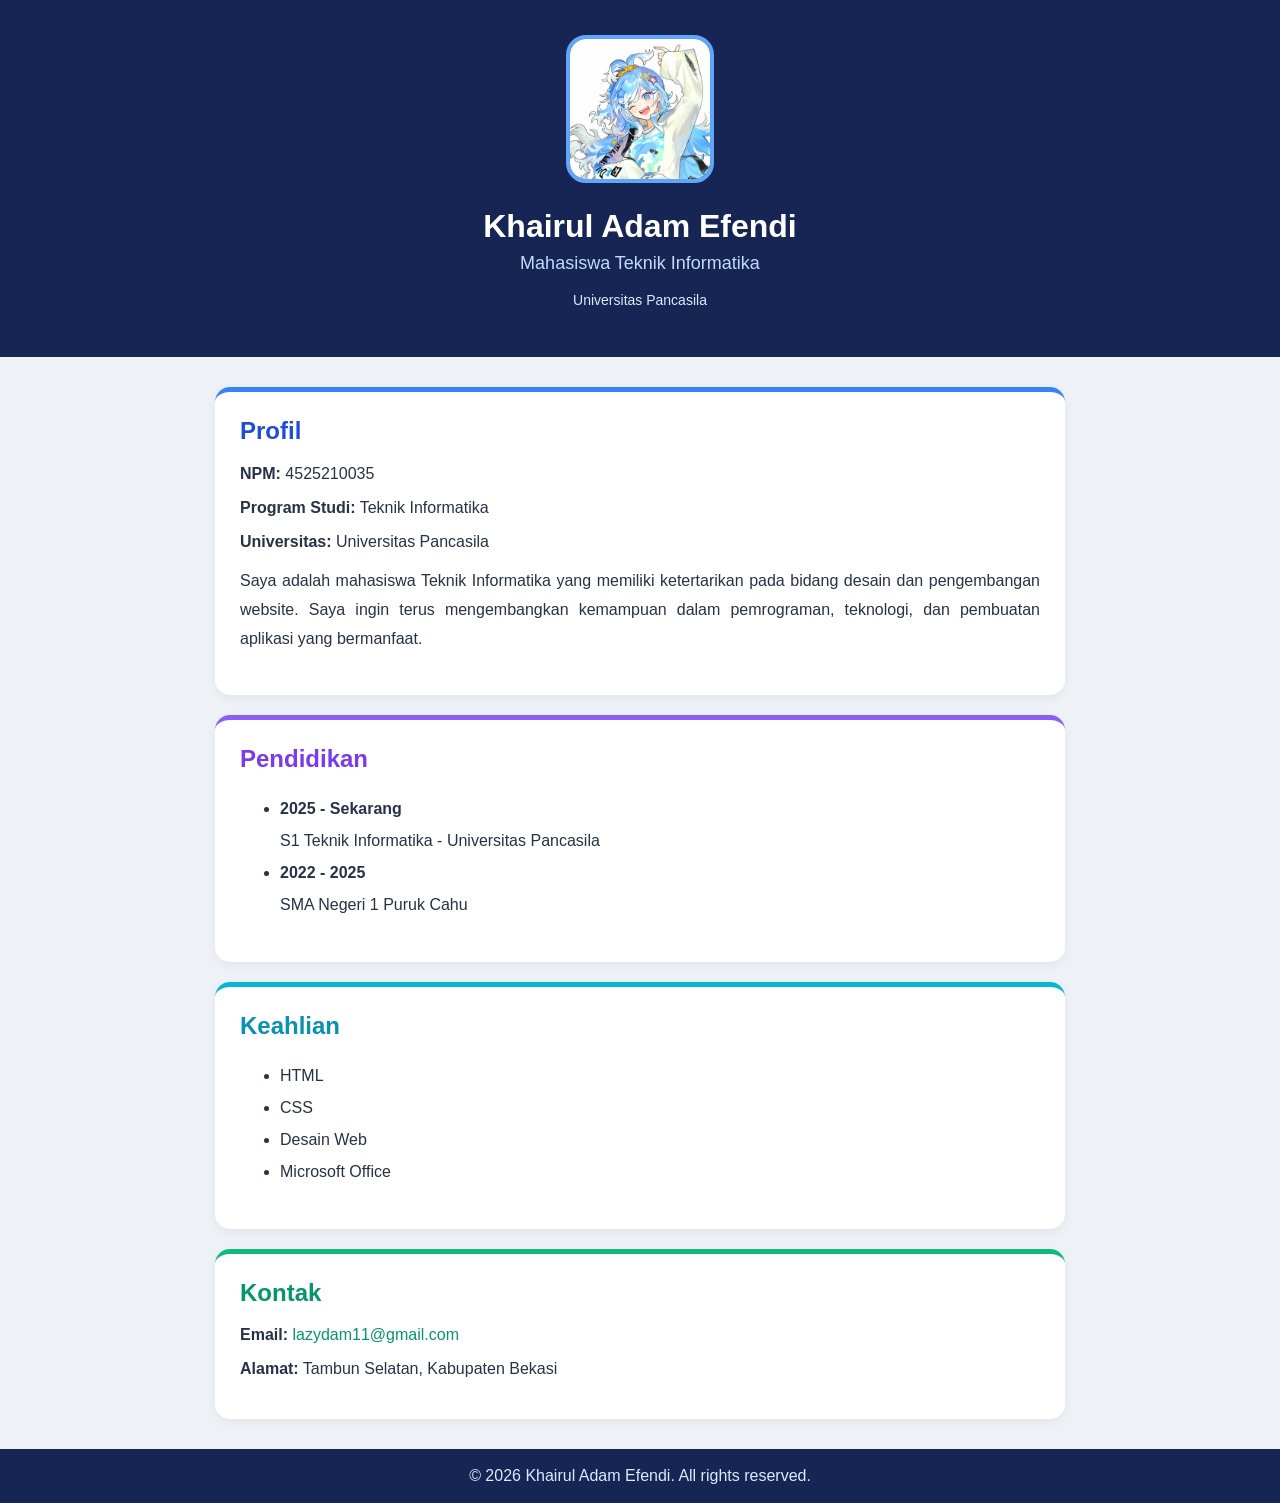
<file: Pertemuan-ke-3_Praktikum-Desweb-A_4525210035_Khairul-Adam-Efendi/Tugas Pertemuan ke-3.html>
<!DOCTYPE html>
<html lang="id">

<head>
    <meta charset="UTF-8">
    <meta name="viewport" content="width=device-width, initial-scale=1.0">
    <title>Curriculum Vitae - Khairul Adam Efendi</title>
</head>

<body style="margin: 0; font-family: Arial, sans-serif; background-color: #eef2f7; color: #263247;">

    <header style="background-color: #172554; color: white; text-align: center; padding: 35px 20px;">
        <img src="img/Foto Profil.jpg" alt="Foto Profil Mahasiswa"
            style="width: 140px; height: 140px; border-radius: 20px; object-fit: cover; border: 4px solid #60a5fa;">

        <h1 style="margin-bottom: 8px; font-size: 32px;">
            Khairul Adam Efendi
        </h1>

        <p style="font-size: 18px; color: #bfdbfe; margin-top: 0;">
            Mahasiswa Teknik Informatika
        </p>

        <p style="font-size: 14px; color: #dbeafe;">
            Universitas Pancasila
        </p>
    </header>

    <main style="width: 85%; max-width: 850px; margin: 30px auto;">

        <section
            style="background-color: white; padding: 25px; margin-bottom: 20px; border-radius: 15px; box-shadow: 0 3px 10px rgba(0,0,0,0.06); border-top: 5px solid #3b82f6;">
            <h2 style="color: #1d4ed8; margin-top: 0;">
                Profil
            </h2>

            <p><strong>NPM:</strong> 4525210035</p>
            <p><strong>Program Studi:</strong> Teknik Informatika</p>
            <p><strong>Universitas:</strong> Universitas Pancasila</p>
            <p style="line-height: 1.8; text-align: justify;">
                Saya adalah mahasiswa Teknik Informatika yang memiliki
                ketertarikan pada bidang desain dan pengembangan website.
                Saya ingin terus mengembangkan kemampuan dalam pemrograman,
                teknologi, dan pembuatan aplikasi yang bermanfaat.
            </p>
        </section>

        <section
            style="background-color: white; padding: 25px; margin-bottom: 20px; border-radius: 15px; box-shadow: 0 3px 10px rgba(0,0,0,0.06); border-top: 5px solid #8b5cf6;">
            <h2 style="color: #7c3aed; margin-top: 0;">
                Pendidikan
            </h2>

            <ul style="line-height: 2;">
                <li>
                    <strong>2025 - Sekarang</strong><br>
                    S1 Teknik Informatika - Universitas Pancasila
                </li>

                <li>
                    <strong>2022 - 2025</strong><br>
                    SMA Negeri 1 Puruk Cahu
                </li>
            </ul>
        </section>

        <section
            style="background-color: white; padding: 25px; margin-bottom: 20px; border-radius: 15px; box-shadow: 0 3px 10px rgba(0,0,0,0.06); border-top: 5px solid #06b6d4;">
            <h2 style="color: #0891b2; margin-top: 0;">
                Keahlian
            </h2>

            <ul style="line-height: 2;">
                <li>HTML</li>
                <li>CSS</li>
                <li>Desain Web</li>
                <li>Microsoft Office</li>
            </ul>
        </section>

        <section
            style="background-color: white; padding: 25px; margin-bottom: 20px; border-radius: 15px; box-shadow: 0 3px 10px rgba(0,0,0,0.06); border-top: 5px solid #10b981;">
            <h2 style="color: #059669; margin-top: 0;">
                Kontak
            </h2>

            <p>
                <strong>Email:</strong>
                <a href="mailto:lazydam11@gmail.com" style="color: #059669; text-decoration: none;">
                    lazydam11@gmail.com
                </a>
            </p>

            <p>
                <strong>Alamat:</strong> Tambun Selatan, Kabupaten Bekasi
            </p>
        </section>

    </main>

    <footer style="background-color: #172554; color: #dbeafe; text-align: center; padding: 18px; margin-top: 30px;">
        <p style="margin: 0;">
            &copy; 2026 Khairul Adam Efendi. All rights reserved.
        </p>
    </footer>

</body>

</html>
</file>
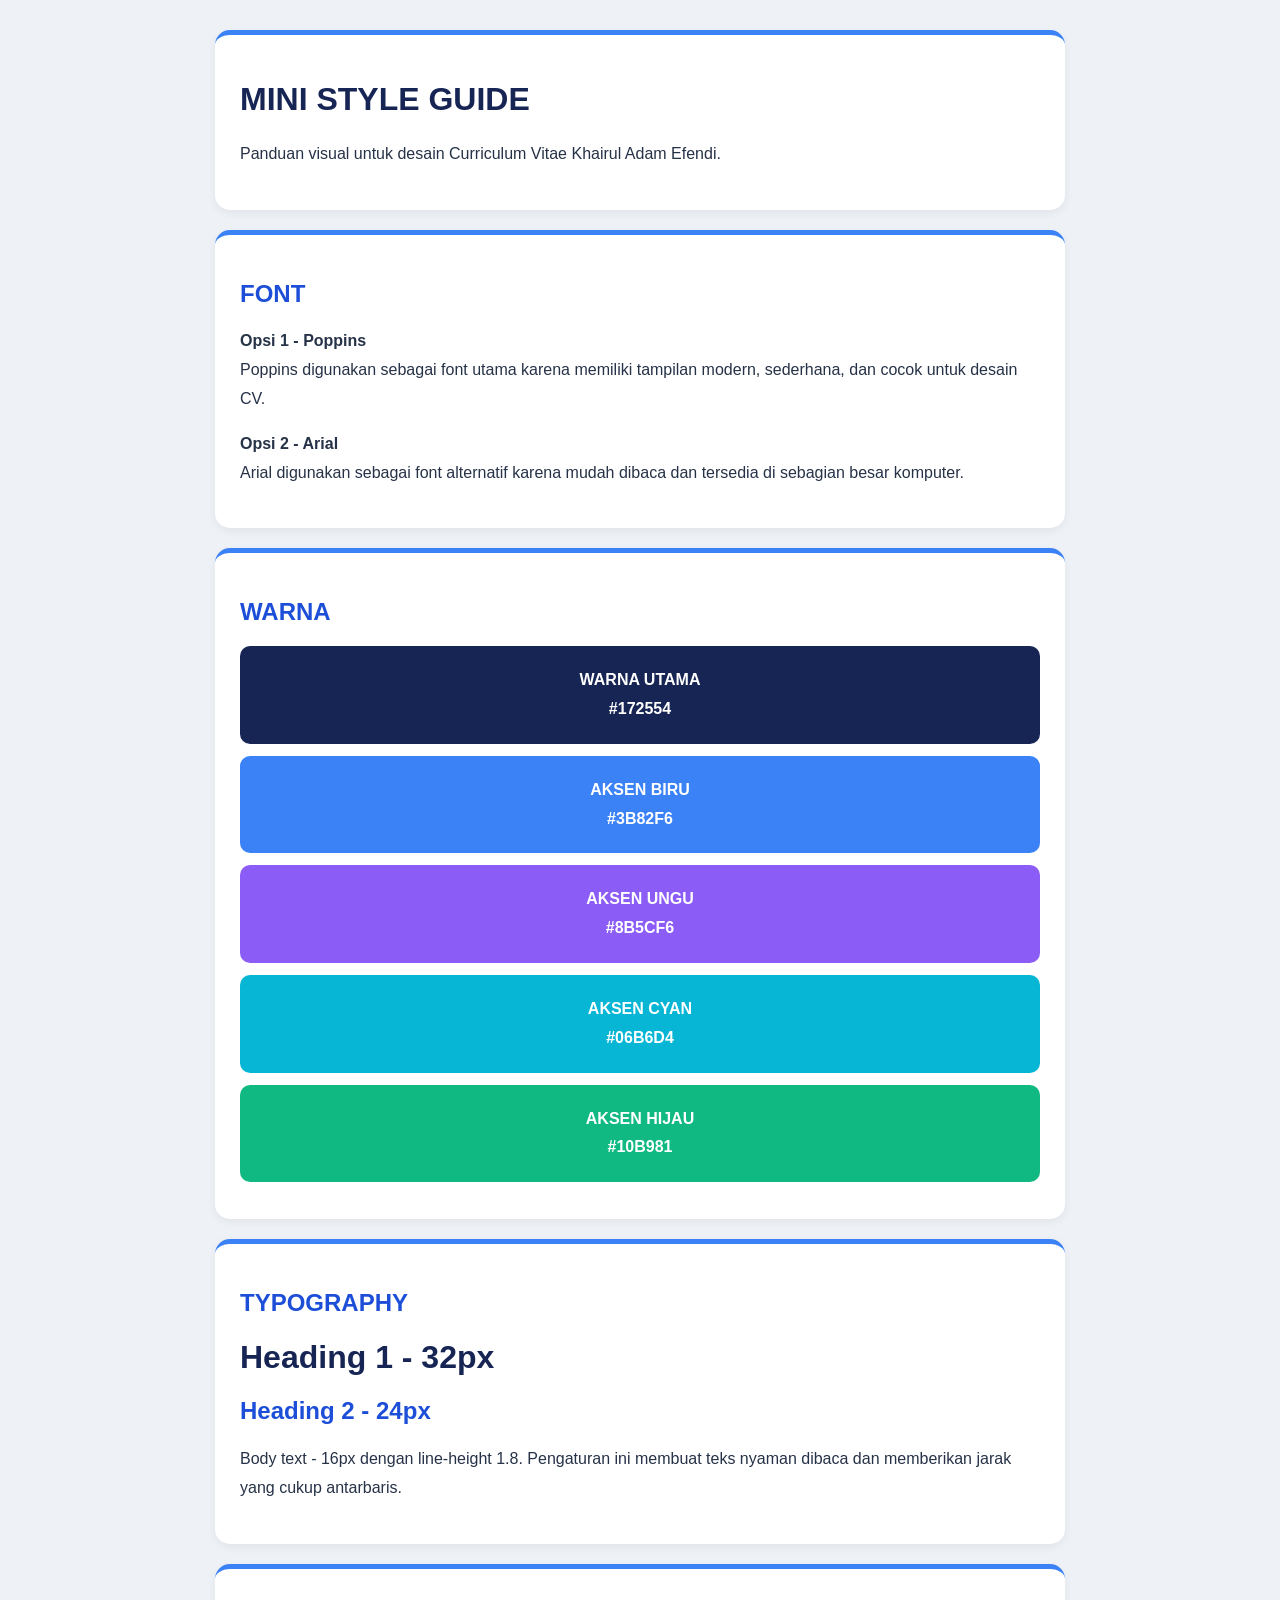
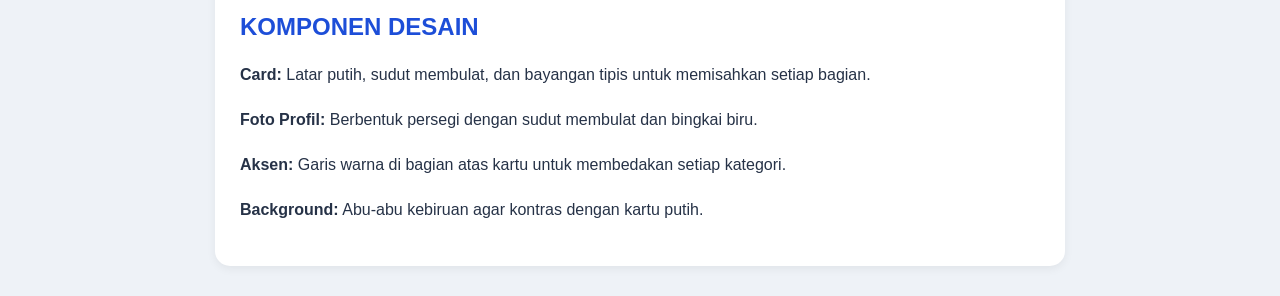
<file: Pertemuan-ke-3_Praktikum-Desweb-A_4525210035_Khairul-Adam-Efendi/Tugas Pertemuan ke-3_2.html>
<!DOCTYPE html>
<html lang="id">

<head>
    <meta charset="UTF-8">
    <meta name="viewport" content="width=device-width, initial-scale=1.0">
    <title>Mini Style Guide - Khairul Adam Efendi</title>
    <link rel="stylesheet" href="css/style.css">
</head>

<body>

    <div class="container">
        <div class="card">
            <h1>MINI STYLE GUIDE</h1>
            <p>
                Panduan visual untuk desain Curriculum Vitae
                Khairul Adam Efendi.
            </p>
        </div>
        <div class="card">
            <h2>FONT</h2>
            <p class="poppins">
                <strong>Opsi 1 - Poppins</strong><br>
                Poppins digunakan sebagai font utama karena memiliki
                tampilan modern, sederhana, dan cocok untuk desain CV.
            </p>
            <p class="arial">
                <strong>Opsi 2 - Arial</strong><br>
                Arial digunakan sebagai font alternatif karena mudah
                dibaca dan tersedia di sebagian besar komputer.
            </p>
        </div>
        <div class="card">
            <h2>WARNA</h2>
            <div class="color-box utama">
                WARNA UTAMA<br>
                #172554
            </div>
            <div class="color-box biru">
                AKSEN BIRU<br>
                #3B82F6
            </div>
            <div class="color-box ungu">
                AKSEN UNGU<br>
                #8B5CF6
            </div>
            <div class="color-box cyan">
                AKSEN CYAN<br>
                #06B6D4
            </div>
            <div class="color-box hijau">
                AKSEN HIJAU<br>
                #10B981
            </div>
        </div>
        <div class="card">
            <h2>TYPOGRAPHY</h2>
            <h1>Heading 1 - 32px</h1>
            <h2>Heading 2 - 24px</h2>
            <p>
                Body text - 16px dengan line-height 1.8.
                Pengaturan ini membuat teks nyaman dibaca dan
                memberikan jarak yang cukup antarbaris.
            </p>
        </div>
        <div class="card">
            <h2>KOMPONEN DESAIN</h2>
            <p>
                <strong>Card:</strong> Latar putih, sudut membulat,
                dan bayangan tipis untuk memisahkan setiap bagian.
            </p>
            <p>
                <strong>Foto Profil:</strong> Berbentuk persegi
                dengan sudut membulat dan bingkai biru.
            </p>
            <p>
                <strong>Aksen:</strong> Garis warna di bagian atas
                kartu untuk membedakan setiap kategori.
            </p>
            <p>
                <strong>Background:</strong> Abu-abu kebiruan
                agar kontras dengan kartu putih.
            </p>
        </div>
    </div>
</body>

</html>
</file>
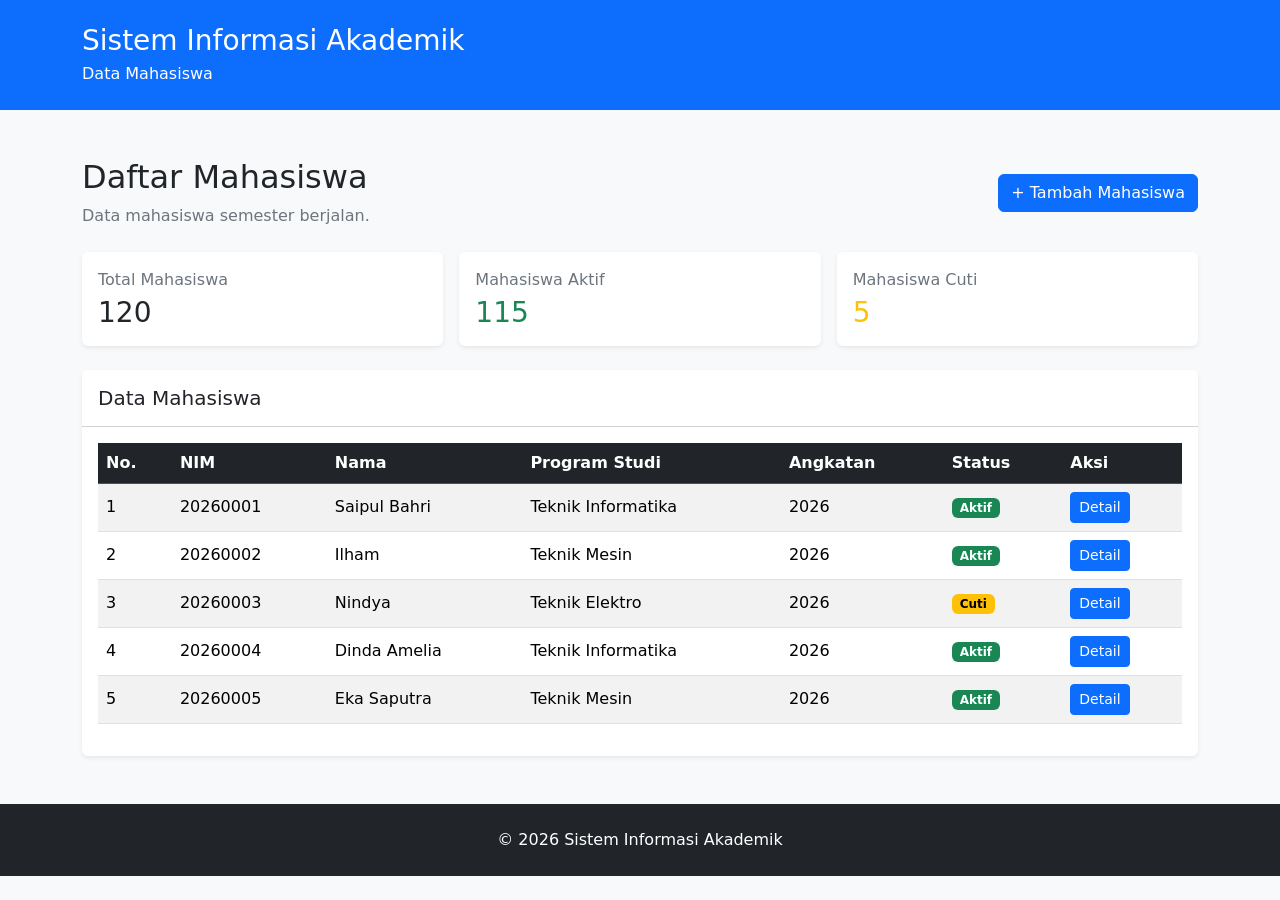
<file: Pertemuan-ke-9_Praktikum-Desweb-A_4525210035_Khairul-Adam-Efendi/contoh2.html>
<!DOCTYPE html>
<html lang="id">

<head>
    <meta charset="UTF-8">
    <meta name="viewport" content="width=device-width, initial-scale=1.0">

    <title>Data Mahasiswa Bootstrap</title>

    <!-- Bootstrap CSS 5.3.8 -->
    <link href="https://cdn.jsdelivr.net/npm/bootstrap@5.3.8/dist/css/bootstrap.min.css" rel="stylesheet">

    <!-- CSS sendiri -->
    <link rel="stylesheet" href="css/contoh2.css">
</head>

<body class="bg-light">

    <!-- ================= HEADER ================= -->
    <header class="bg-primary text-white py-4">

        <div class="container">

            <h1 class="h3 mb-1">
                Sistem Informasi Akademik
            </h1>

            <p class="mb-0">
                Data Mahasiswa
            </p>

        </div>

    </header>


    <!-- ================= MAIN CONTENT ================= -->
    <main class="container my-5">

        <!-- Judul dan tombol -->
        <div class="row align-items-center mb-4">

            <div class="col-12 col-md-8">

                <h2>
                    Daftar Mahasiswa
                </h2>

                <p class="text-secondary mb-0 mb-md-0">
                    Data mahasiswa semester berjalan.
                </p>

            </div>

            <div class="col-12 col-md-4 text-md-end mt-3 mt-md-0">

                <button class="btn btn-primary">
                    + Tambah Mahasiswa
                </button>

            </div>

        </div>


        <!-- ================= INFORMASI RINGKAS ================= -->
        <div class="row g-3 mb-4">

            <!-- Total Mahasiswa -->
            <div class="col-12 col-md-4">

                <div class="card shadow-sm">

                    <div class="card-body">

                        <p class="text-secondary mb-1">
                            Total Mahasiswa
                        </p>

                        <h3 class="mb-0">
                            120
                        </h3>

                    </div>

                </div>

            </div>


            <!-- Mahasiswa Aktif -->
            <div class="col-12 col-md-4">

                <div class="card shadow-sm">

                    <div class="card-body">

                        <p class="text-secondary mb-1">
                            Mahasiswa Aktif
                        </p>

                        <h3 class="mb-0 text-success">
                            115
                        </h3>

                    </div>

                </div>

            </div>


            <!-- Mahasiswa Cuti -->
            <div class="col-12 col-md-4">

                <div class="card shadow-sm">

                    <div class="card-body">

                        <p class="text-secondary mb-1">
                            Mahasiswa Cuti
                        </p>

                        <h3 class="mb-0 text-warning">
                            5
                        </h3>

                    </div>

                </div>

            </div>

        </div>


        <!-- ================= TABEL MAHASISWA ================= -->
        <div class="card shadow-sm">

            <div class="card-header bg-white py-3">

                <h3 class="h5 mb-0">
                    Data Mahasiswa
                </h3>

            </div>

            <div class="card-body">

                <!-- Tabel Responsive -->
                <div class="table-responsive">

                    <table class="table table-striped table-hover align-middle">

                        <thead class="table-dark">

                            <tr>
                                <th>No.</th>
                                <th>NIM</th>
                                <th>Nama</th>
                                <th>Program Studi</th>
                                <th>Angkatan</th>
                                <th>Status</th>
                                <th>Aksi</th>
                            </tr>

                        </thead>

                        <tbody>

                            <!-- Mahasiswa 1 -->
                            <tr>
                                <td>1</td>
                                <td>20260001</td>
                                <td>Saipul Bahri</td>
                                <td>Teknik Informatika</td>
                                <td>2026</td>

                                <td>
                                    <span class="badge text-bg-success">
                                        Aktif
                                    </span>
                                </td>

                                <td>
                                    <button class="btn btn-sm btn-primary">
                                        Detail
                                    </button>
                                </td>
                            </tr>


                            <!-- Mahasiswa 2 -->
                            <tr>
                                <td>2</td>
                                <td>20260002</td>
                                <td>Ilham</td>
                                <td>Teknik Mesin</td>
                                <td>2026</td>

                                <td>
                                    <span class="badge text-bg-success">
                                        Aktif
                                    </span>
                                </td>

                                <td>
                                    <button class="btn btn-sm btn-primary">
                                        Detail
                                    </button>
                                </td>
                            </tr>


                            <!-- Mahasiswa 3 -->
                            <tr>
                                <td>3</td>
                                <td>20260003</td>
                                <td>Nindya</td>
                                <td>Teknik Elektro</td>
                                <td>2026</td>

                                <td>
                                    <span class="badge text-bg-warning">
                                        Cuti
                                    </span>
                                </td>

                                <td>
                                    <button class="btn btn-sm btn-primary">
                                        Detail
                                    </button>
                                </td>
                            </tr>


                            <!-- Mahasiswa 4 -->
                            <tr>
                                <td>4</td>
                                <td>20260004</td>
                                <td>Dinda Amelia</td>
                                <td>Teknik Informatika</td>
                                <td>2026</td>

                                <td>
                                    <span class="badge text-bg-success">
                                        Aktif
                                    </span>
                                </td>

                                <td>
                                    <button class="btn btn-sm btn-primary">
                                        Detail
                                    </button>
                                </td>
                            </tr>


                            <!-- Mahasiswa 5 -->
                            <tr>
                                <td>5</td>
                                <td>20260005</td>
                                <td>Eka Saputra</td>
                                <td>Teknik Mesin</td>
                                <td>2026</td>

                                <td>
                                    <span class="badge text-bg-success">
                                        Aktif
                                    </span>
                                </td>

                                <td>
                                    <button class="btn btn-sm btn-primary">
                                        Detail
                                    </button>
                                </td>
                            </tr>

                        </tbody>

                    </table>

                </div>

            </div>

        </div>

    </main>


    <!-- ================= FOOTER ================= -->
    <footer class="bg-dark text-white text-center py-4">

        <div class="container">

            <p class="mb-0">
                &copy; 2026 Sistem Informasi Akademik
            </p>

        </div>

    </footer>


    <!-- ================= BOOTSTRAP JAVASCRIPT ================= -->
    <script src="https://cdn.jsdelivr.net/npm/bootstrap@5.3.8/dist/js/bootstrap.bundle.min.js"></script>

</body>

</html>
</file>
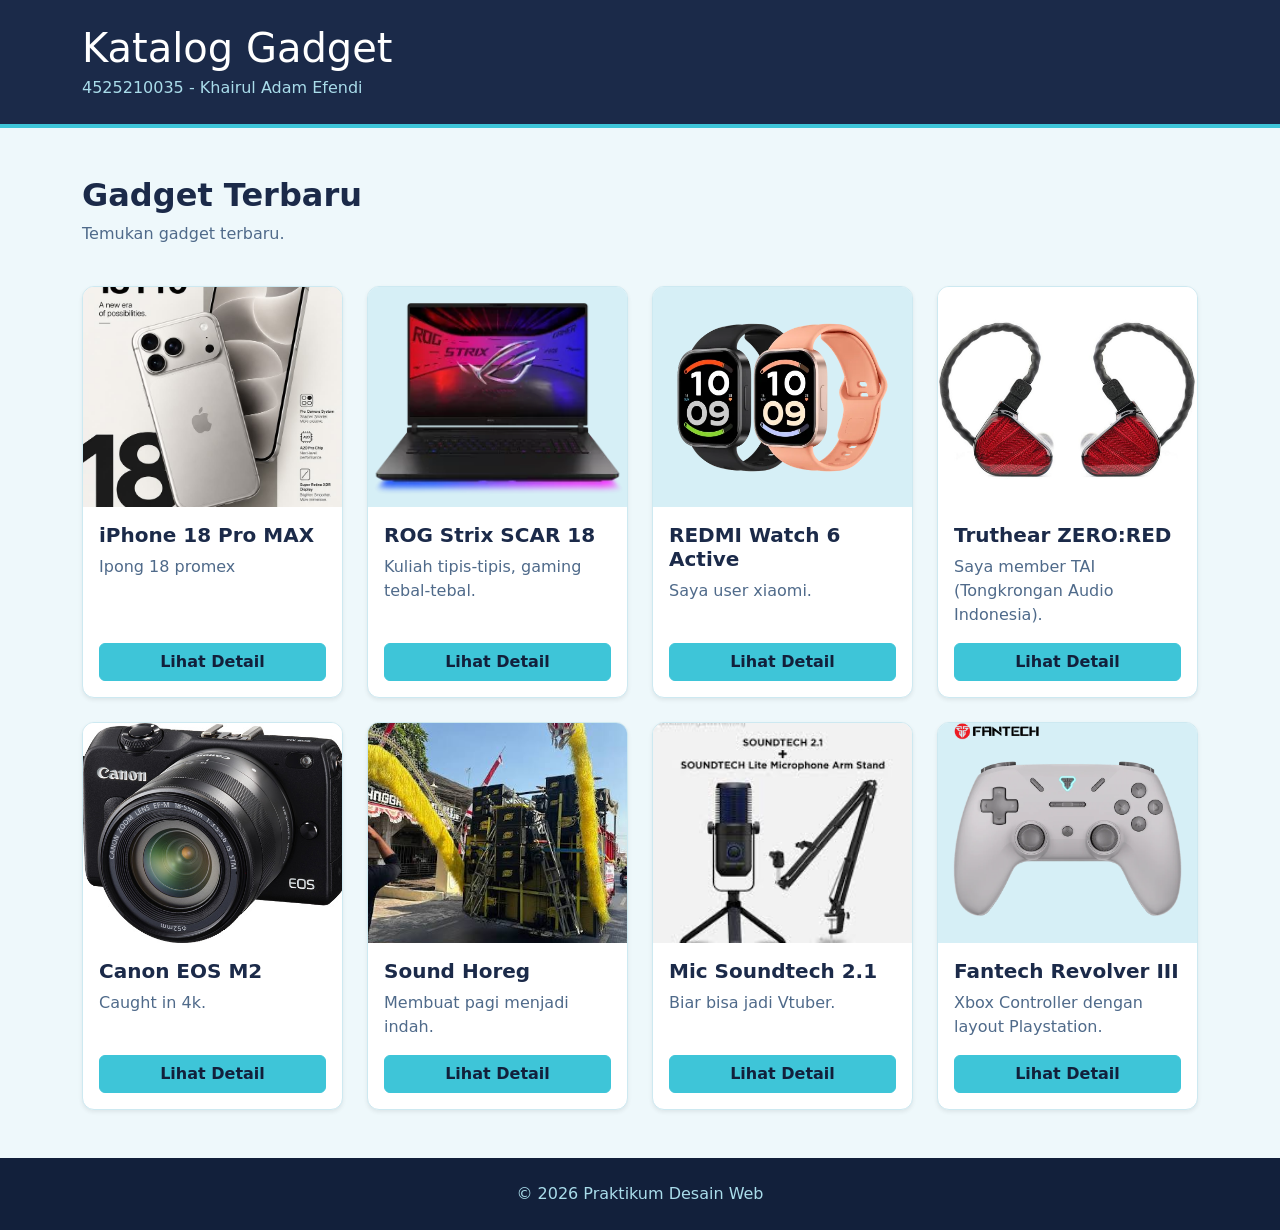
<file: Pertemuan-ke-9_Praktikum-Desweb-A_4525210035_Khairul-Adam-Efendi/tugas.html>
<!DOCTYPE html>
<html lang="id">

<head>
    <meta charset="UTF-8">
    <meta name="viewport" content="width=device-width, initial-scale=1.0">
    <title>Katalog Gadget</title>

    <link href="https://cdn.jsdelivr.net/npm/bootstrap@5.3.8/dist/css/bootstrap.min.css" rel="stylesheet">

    <link rel="stylesheet" href="css/tugas.css">
</head>

<body>
    <header class="site-header py-4">
        <div class="container">
            <h1 class="mb-1">
                Katalog Gadget
            </h1>
            <p class="mb-0">
                4525210035 - Khairul Adam Efendi
            </p>
        </div>

    </header>

    <main class="container my-5">
        <div class="row mb-4">
            <div class="col-12">
                <h2 class="section-title">Gadget Terbaru</h2>
                <p class="section-desc">
                    Temukan gadget terbaru.
                </p>
            </div>
        </div>

        <div class="row g-4">
            <div class="col-12 col-md-6 col-lg-3">
                <div class="card h-100 shadow-sm">
                    <img src="img/produk1.jpg" class="card-img-top" alt="PRODUK 1">
                    <div class="card-body d-flex flex-column">
                        <h5 class="card-title">iPhone 18 Pro MAX</h5>
                        <p class="card-text">
                            Ipong 18 promex
                        </p>
                        <a href="#" class="btn btn-primary mt-auto">
                            Lihat Detail
                        </a>
                    </div>
                </div>
            </div>
            <div class="col-12 col-md-6 col-lg-3">
                <div class="card h-100 shadow-sm">
                    <img src="img/produk2.jpg" class="card-img-top" alt="PRODUK 2">
                    <div class="card-body d-flex flex-column">
                        <h5 class="card-title">ROG Strix SCAR 18</h5>
                        <p class="card-text">
                            Kuliah tipis-tipis, gaming tebal-tebal.
                        </p>
                        <a href="#" class="btn btn-primary mt-auto">
                            Lihat Detail
                        </a>
                    </div>
                </div>
            </div>
            <div class="col-12 col-md-6 col-lg-3">
                <div class="card h-100 shadow-sm">
                    <img src="img/produk3.jpg" class="card-img-top" alt="PRODUK 3">
                    <div class="card-body d-flex flex-column">
                        <h5 class="card-title">REDMI Watch 6 Active</h5>
                        <p class="card-text">
                            Saya user xiaomi.
                        </p>
                        <a href="#" class="btn btn-primary mt-auto">
                            Lihat Detail
                        </a>
                    </div>
                </div>
            </div>
            <div class="col-12 col-md-6 col-lg-3">
                <div class="card h-100 shadow-sm">
                    <img src="img/produk4.jpg" class="card-img-top" alt="PRODUK 4">
                    <div class="card-body d-flex flex-column">
                        <h5 class="card-title">Truthear ZERO:RED</h5>
                        <p class="card-text">
                            Saya member TAI (Tongkrongan Audio Indonesia).
                        </p>
                        <a href="#" class="btn btn-primary mt-auto">
                            Lihat Detail
                        </a>
                    </div>
                </div>
            </div>
            <div class="col-12 col-md-6 col-lg-3">
                <div class="card h-100 shadow-sm">
                    <img src="img/produk5.jpg" class="card-img-top" alt="PRODUK 5">
                    <div class="card-body d-flex flex-column">
                        <h5 class="card-title">Canon EOS M2</h5>
                        <p class="card-text">
                            Caught in 4k.
                        </p>
                        <a href="#" class="btn btn-primary mt-auto">
                            Lihat Detail
                        </a>
                    </div>
                </div>
            </div>
            <div class="col-12 col-md-6 col-lg-3">
                <div class="card h-100 shadow-sm">
                    <img src="img/produk6.jpg" class="card-img-top" alt="PRODUK 6">
                    <div class="card-body d-flex flex-column">
                        <h5 class="card-title">Sound Horeg</h5>
                        <p class="card-text">
                            Membuat pagi menjadi indah.
                        </p>
                        <a href="#" class="btn btn-primary mt-auto">
                            Lihat Detail
                        </a>
                    </div>
                </div>
            </div>
            <div class="col-12 col-md-6 col-lg-3">
                <div class="card h-100 shadow-sm">
                    <img src="img/produk7.jpg" class="card-img-top" alt="PRODUK 7">
                    <div class="card-body d-flex flex-column">
                        <h5 class="card-title">Mic Soundtech 2.1</h5>
                        <p class="card-text">
                            Biar bisa jadi Vtuber.
                        </p>
                        <a href="#" class="btn btn-primary mt-auto">
                            Lihat Detail
                        </a>
                    </div>
                </div>
            </div>
            <div class="col-12 col-md-6 col-lg-3">
                <div class="card h-100 shadow-sm">
                    <img src="img/produk8.jpg" class="card-img-top" alt="PRODUK 8">
                    <div class="card-body d-flex flex-column">
                        <h5 class="card-title">Fantech Revolver III</h5>
                        <p class="card-text">
                            Xbox Controller dengan layout Playstation.
                        </p>
                        <a href="#" class="btn btn-primary mt-auto">
                            Lihat Detail
                        </a>
                    </div>
                </div>
            </div>
        </div>
    </main>
    <footer class="site-footer py-4 mt-5">
        <div class="container text-center">
            <p class="mb-0">
                &copy; 2026 Praktikum Desain Web
            </p>
        </div>
    </footer>
    <script src="https://cdn.jsdelivr.net/npm/bootstrap@5.3.8/dist/js/bootstrap.bundle.min.js"></script>
</body>

</html>
</file>
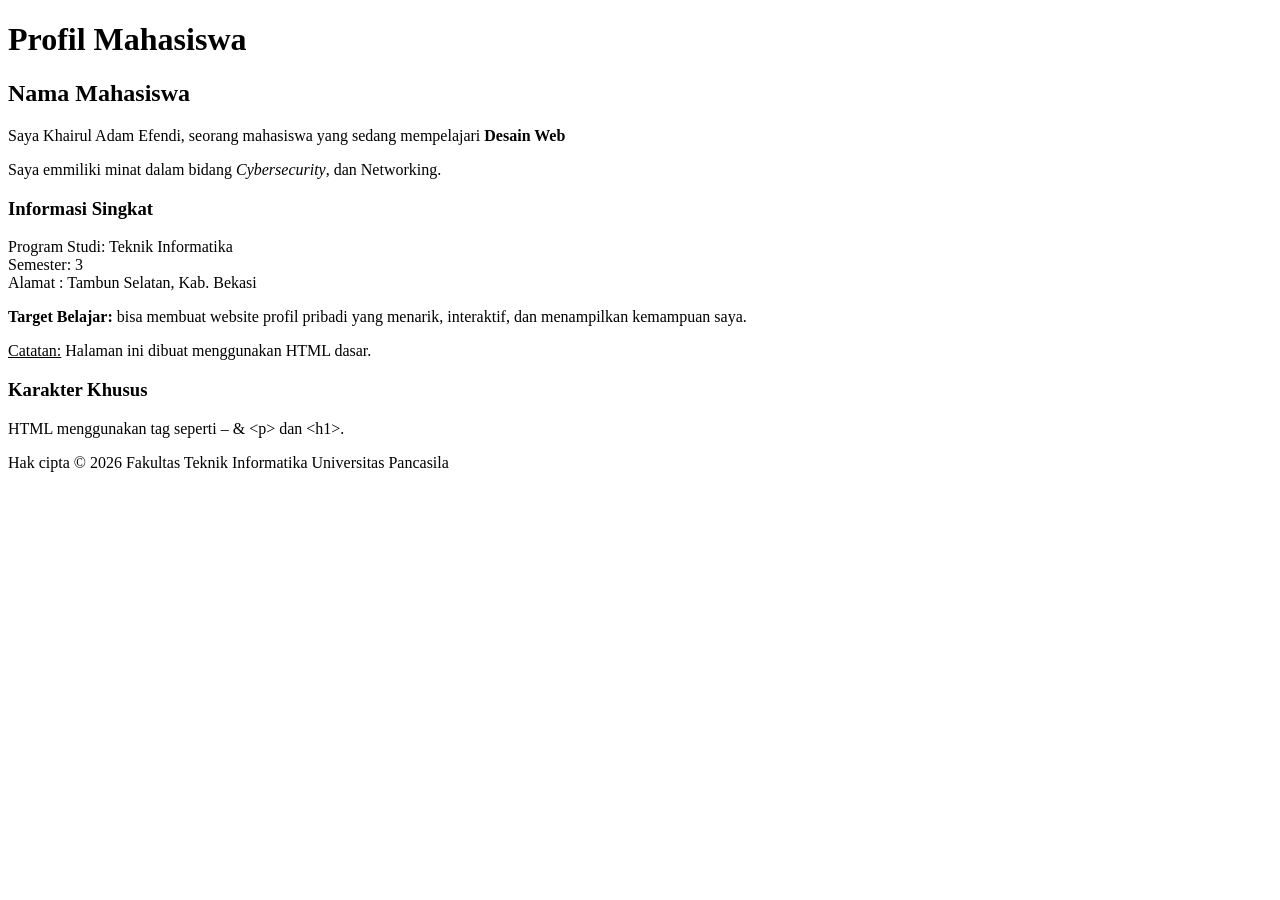
<file: Pertemuan-ke-1-2_Praktikum-Desweb-A_4525210035_Khairul-Adam-Efendi/html/Profil.html>
<!DOCTYPE html>
<html lang="id">

<head>
    <meta charset="UTF-8">
    <meta name="viewport" content="width=device-width, initial-scale=1.0">
    <title>Profil Mahaiswa</title>
</head>

<body>
    <h1>Profil Mahasiswa</h1>
    <h2>Nama Mahasiswa</h2>
    <p>Saya Khairul Adam Efendi, seorang mahasiswa yang sedang mempelajari <strong>Desain Web</strong></p>
    <p>Saya emmiliki minat dalam bidang <em>Cybersecurity</em>, dan Networking.</p>
    <h3>Informasi Singkat</h3>
    <p>Program Studi: Teknik Informatika<br>
        Semester: 3<br>
        Alamat : Tambun Selatan, Kab. Bekasi</p>
    <p><b>Target Belajar:</b> bisa membuat website profil pribadi yang menarik, interaktif, dan menampilkan kemampuan
        saya.</p>
    <p><u>Catatan:</u> Halaman ini dibuat menggunakan HTML dasar.</p>
    <h3>Karakter Khusus</h3>
    <p>HTML menggunakan tag seperti &ndash; &amp; &lt;p&gt; dan &lt;h1&gt;.</p>
    <p>Hak cipta &copy; 2026 Fakultas Teknik Informatika Universitas Pancasila</p>
</body>

</html>
</file>
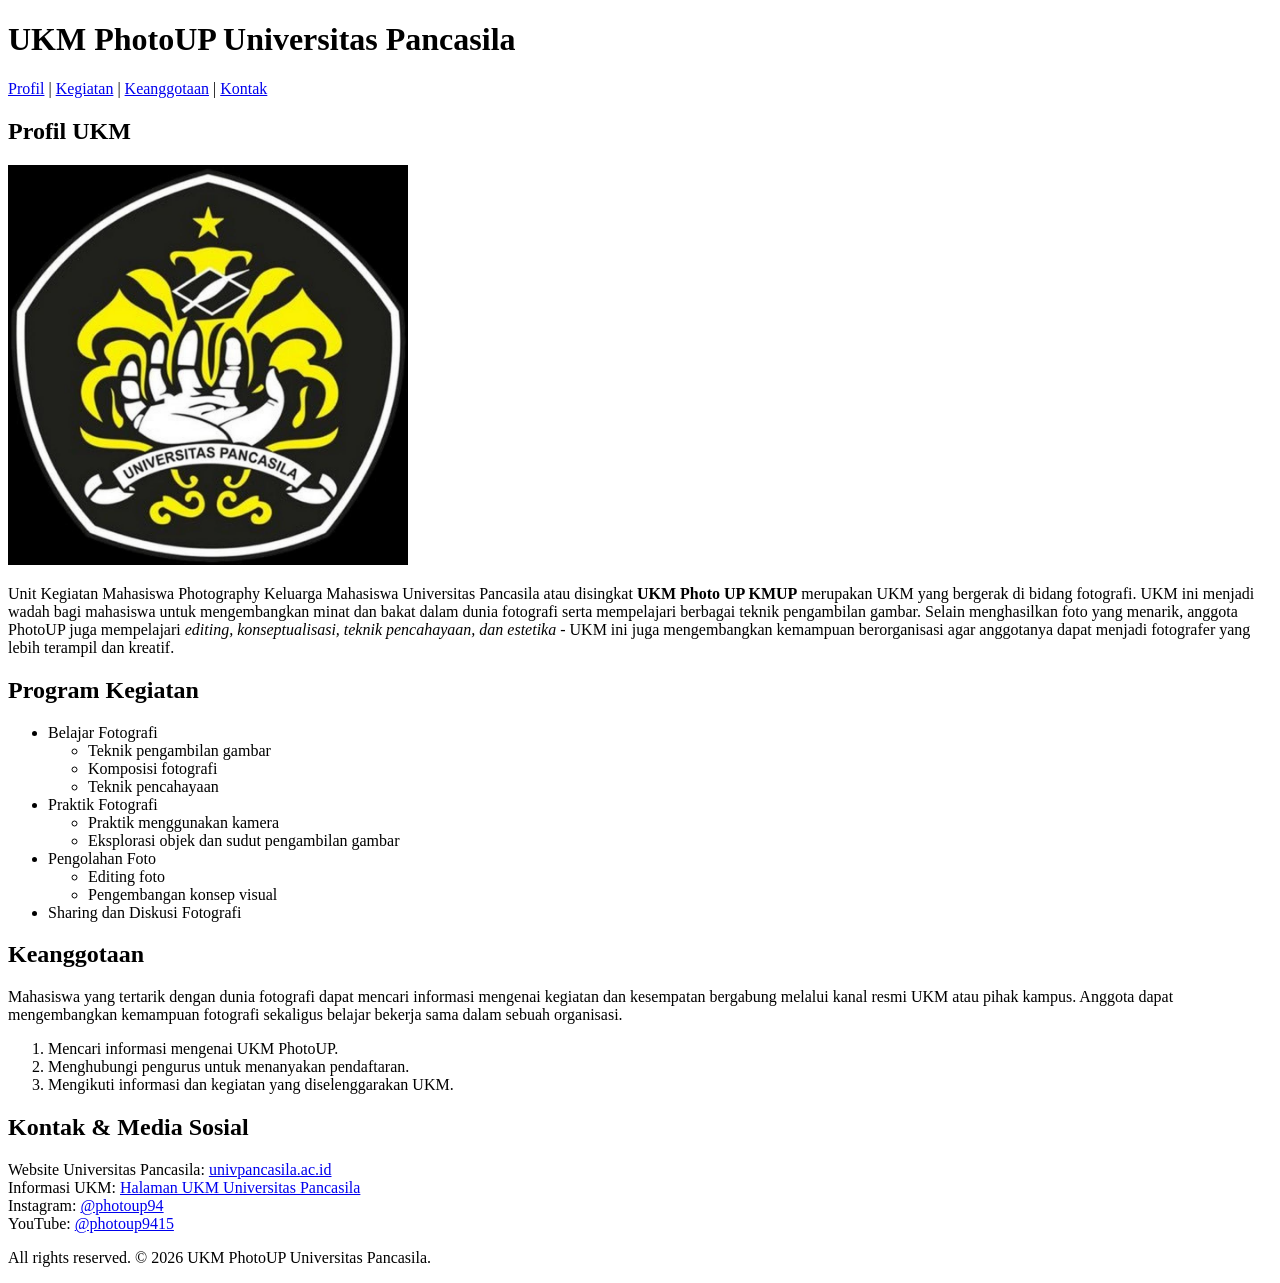
<file: Pertemuan-ke-1-2_Praktikum-Desweb-A_4525210035_Khairul-Adam-Efendi/html/Tugas 2.html>
<!DOCTYPE html>
<html lang="id">

<head>
    <meta charset="UTF-8">
    <title>UKM PhotoUP Universitas Pancasila</title>
</head>

<body>

    <h1>UKM PhotoUP Universitas Pancasila</h1>

    <nav>
        <a href="#profil">Profil</a> |
        <a href="#kegiatan">Kegiatan</a> |
        <a href="#keanggotaan">Keanggotaan</a> |
        <a href="#kontak">Kontak</a>
    </nav>

    <h2 id="profil">Profil UKM</h2>

    <img src="../img/logo.jpg" alt="Logo UKM PhotoUP Universitas Pancasila" width="400">

    <p>
        Unit Kegiatan Mahasiswa Photography Keluarga Mahasiswa
        Universitas Pancasila atau disingkat
        <strong>UKM Photo UP KMUP</strong> merupakan UKM yang bergerak
        di bidang fotografi. UKM ini menjadi wadah bagi mahasiswa
        untuk mengembangkan minat dan bakat dalam dunia fotografi
        serta mempelajari berbagai teknik pengambilan gambar.

        Selain menghasilkan foto yang menarik, anggota PhotoUP juga
        mempelajari <em>editing, konseptualisasi, teknik pencahayaan,
            dan estetika</em> &dash; UKM ini juga mengembangkan kemampuan
        berorganisasi agar anggotanya dapat menjadi fotografer
        yang lebih terampil dan kreatif.
    </p>

    <h2 id="kegiatan">Program Kegiatan</h2>

    <ul>
        <li>Belajar Fotografi
            <ul>
                <li>Teknik pengambilan gambar</li>
                <li>Komposisi fotografi</li>
                <li>Teknik pencahayaan</li>
            </ul>
        </li>

        <li>Praktik Fotografi
            <ul>
                <li>Praktik menggunakan kamera</li>
                <li>Eksplorasi objek dan sudut pengambilan gambar</li>
            </ul>
        </li>

        <li>Pengolahan Foto
            <ul>
                <li>Editing foto</li>
                <li>Pengembangan konsep visual</li>
            </ul>
        </li>

        <li>Sharing dan Diskusi Fotografi</li>
    </ul>

    <h2 id="keanggotaan">Keanggotaan</h2>

    <p>
        Mahasiswa yang tertarik dengan dunia fotografi dapat
        mencari informasi mengenai kegiatan dan kesempatan
        bergabung melalui kanal resmi UKM atau pihak kampus.
        Anggota dapat mengembangkan kemampuan fotografi sekaligus
        belajar bekerja sama dalam sebuah organisasi.
    </p>

    <ol>
        <li>Mencari informasi mengenai UKM PhotoUP.</li>
        <li>Menghubungi pengurus untuk menanyakan pendaftaran.</li>
        <li>Mengikuti informasi dan kegiatan yang diselenggarakan UKM.</li>
    </ol>

    <h2 id="kontak">Kontak &amp; Media Sosial</h2>

    <p>
        Website Universitas Pancasila:
        <a href="https://univpancasila.ac.id/" target="_blank">univpancasila.ac.id</a>
        <br>

        Informasi UKM:
        <a href="https://univpancasila.ac.id/unit-kegiatan-mahasiswa-ukm/" target="_blank">Halaman UKM Universitas
            Pancasila</a>
        <br>

        Instagram:
        <a href="https://www.instagram.com/photoup94/" target="_blank">@photoup94</a>
        <br>

        YouTube:
        <a href="https://www.youtube.com/@photoup9415" target="_blank">@photoup9415</a>
    </p>

    <p>
        All rights reserved. &copy; 2026 UKM PhotoUP Universitas Pancasila.
    </p>

</body>

</html>
</file>
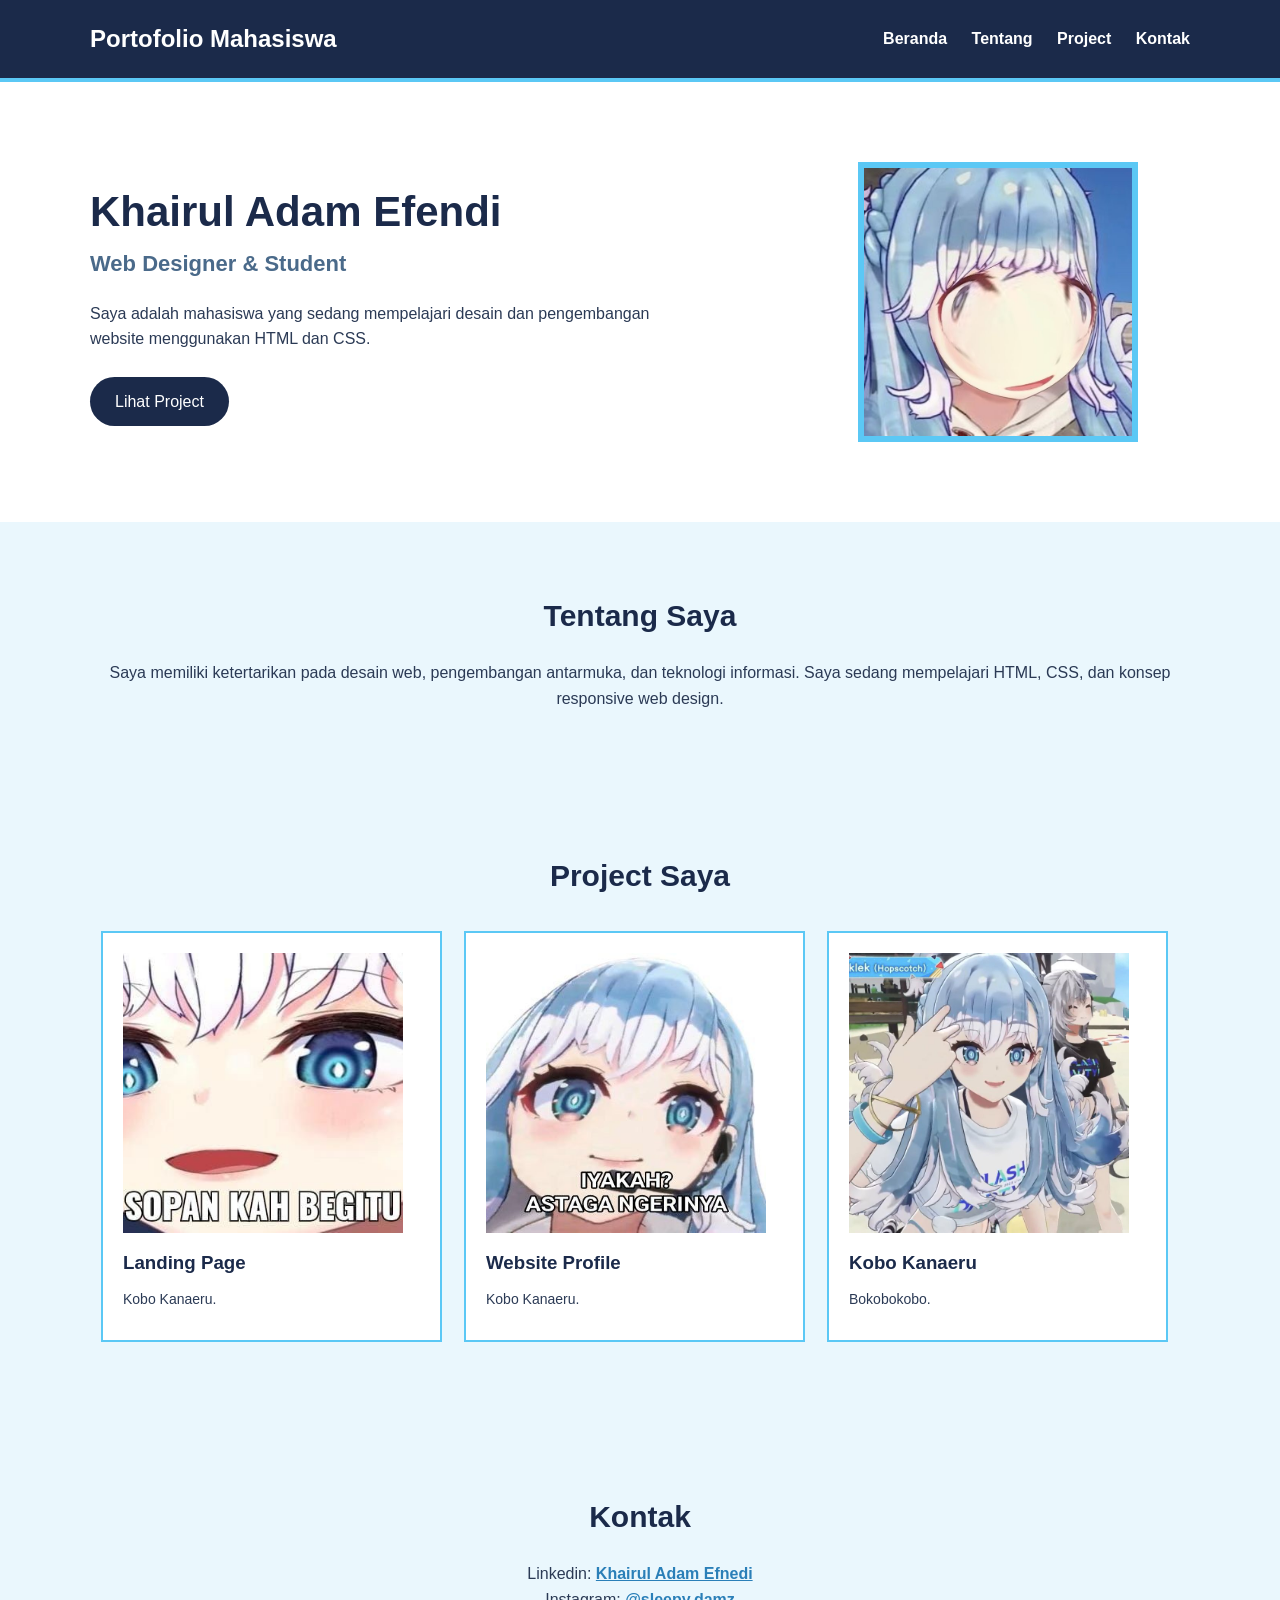
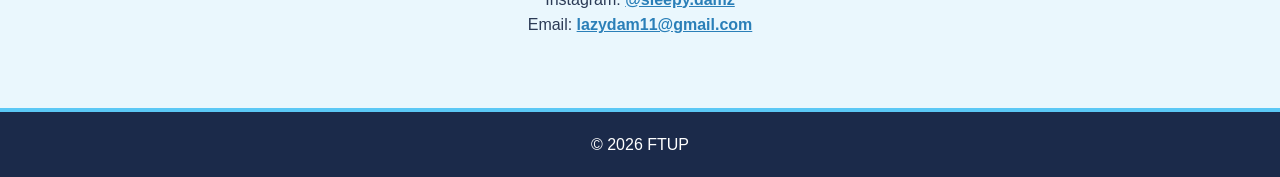
<file: Pertemuan-ke-4_Praktikum-Desweb-A_4525210035_Khairul-Adam-Efendi/html/biodata.html>
<!DOCTYPE html>
<html lang="id">

<head>
    <meta charset="UTF-8">
    <meta name="viewport" content="width=device-width, initial-scale=1.0">
    <title>Portofolio Mahasiswa</title>
    <link rel="stylesheet" href="../css/style-contoh.css">
</head>

<body>
    <header>
        <div class="container">
            <h1>Portofolio Mahasiswa</h1>
            <nav>
                <a href="#hero">Beranda</a>
                <a href="#tentang">Tentang</a>
                <a href="#project">Project</a>
                <a href="#kontak">Kontak</a>
            </nav>
        </div>
    </header>
    <section id="hero">
        <div class="hero-content">
            <div class="hero-text">
                <h2>Khairul Adam Efendi</h2>
                <h3>Web Designer & Student</h3>
                <p>
                    Saya adalah mahasiswa yang sedang mempelajari
                    desain dan pengembangan website menggunakan
                    HTML dan CSS.
                </p>
                <a href="#project" class="button">Lihat Project</a>
            </div>
            <div class="hero-image">
                <img src="../img/ava.jpg" alt="Avatar Khairul Adam Efendi">
            </div>
        </div>
    </section>
    <section id="tentang" class="section">
        <div class="container">
            <h2>Tentang Saya</h2>
            <p>
                Saya memiliki ketertarikan pada desain web,
                pengembangan antarmuka, dan teknologi informasi.
                Saya sedang mempelajari HTML, CSS, dan konsep
                responsive web design.
            </p>
        </div>
    </section>
    <section id="project" class="section">
        <div class="container">
            <h2>Project Saya</h2>
            <div class="project-wrapper">
                <div class="project-card">
                    <img src="../img/project1.jpg" alt="Landing Page Project">
                    <h3>Landing Page</h3>
                    <p>
                        Kobo Kanaeru.
                    </p>
                </div>
                <div class="project-card">
                    <img src="../img/project2.jpg" alt="Website Profile Project">
                    <h3>Website Profile</h3>
                    <p>
                        Kobo Kanaeru.
                    </p>
                </div>
                <div class="project-card">
                    <img src="../img/project3.jpg" alt="Kobo Kanaeru.">
                    <h3>Kobo Kanaeru</h3>
                    <p>
                        Bokobokobo.
                    </p>
                </div>
            </div>
        </div>
    </section>
    <section id="kontak" class="section">
        <div class="container">
            <h2>Kontak</h2>
            <p>
                Linkedin: <a href="https://id.linkedin.com/in/khairul-adam-efendi-48a581384" target="_blank">Khairul
                    Adam Efnedi<br></a>
                Instagram: <a href="https://www.instagram.com/sleepy.damz" target="_blank">@sleepy.damz<br></a>
                Email: <a href="mailto:lazydam11@gmail.com">lazydam11@gmail.com</a>
            </p>
        </div>
    </section>
    <footer>
        <p>
            &copy; 2026 FTUP
        </p>
    </footer>
</body>

</html>
</file>
<file: Pertemuan-ke-5_Praktikum-Desweb-A_4525210035_Khairul-Adam-Efendi/css/style.css>
* {
    box-sizing: border-box;
    margin: 0;
    padding: 0;
}

body {
    font-family: "Courier New", monospace;
    font-size: 14px;
    color: #222;
    background: #bdbdbd;
    padding: 24px 12px 60px;
}

/* Kanvas halaman */
.frame {
    max-width: 1100px;
    margin: 0 auto 28px;
    background: #fff;
    border: 2px solid #555;
    position: relative;
}

/* Section */
.sec {
    position: relative;
    border-bottom: 2px dashed #999;
    padding: 60px 48px;
}

/* Komponen dasar */
.container {
    max-width: 960px;
    margin: 0 auto;
}

.row {
    display: flex;
    gap: 40px;
    align-items: center;
}

.col {
    flex: 1;
    min-width: 0;
}

.center {
    text-align: center;
}

.ph-img {
    width: 100%;
    background: #e6e6e6;
    border: 2px solid #555;
    display: flex;
    align-items: flex-end;
    justify-content: center;
    font-size: 11px;
    color: #444;
}

.ph-img span {
    background: #e6e6e6;
    padding: 2px 6px;
    margin-bottom: 6px;
}

.label {
    font-size: 11px;
    letter-spacing: 2px;
    font-weight: bold;
    color: #666;
}

.h1 {
    font-size: 36px;
    font-weight: bold;
    line-height: 1.2;
    margin: 10px 0;
}

.h2 {
    font-size: 26px;
    font-weight: bold;
    margin: 8px 0;
}

.h3 {
    font-size: 18px;
    font-weight: bold;
    margin: 6px 0;
}

/* Teks placeholder */
.lines {
    margin: 12px 0;
}

.lines i {
    display: block;
    height: 8px;
    background: #d2d2d2;
    margin-bottom: 8px;
    border-radius: 2px;
}

.lines i:last-child {
    width: 60%;
}

/* Tombol */
.btn {
    display: inline-block;
    border: 2px solid #555;
    background: #d2d2d2;
    padding: 10px 22px;
    border-radius: 24px;
    font-weight: bold;
    font-size: 13px;
}

.btn.ghost {
    background: transparent;
}

.btn.block {
    display: block;
    width: 100%;
    text-align: center;
    border-radius: 6px;
}

/* Navbar */
.nav {
    position: relative;
    display: flex;
    justify-content: space-between;
    align-items: center;
    padding: 16px 48px 16px 40px;
    background: #d2d2d2;
    border-bottom: 2px solid #555;
}

.nav .links {
    display: flex;
    gap: 26px;
    font-weight: bold;
}

/* Hero */
.hero .ph-img {
    height: 340px;
    border-radius: 45% 45% 14px 14px;
}

/* About */
.about .ph-img {
    height: 320px;
    border-radius: 14px;
}

.stats {
    display: flex;
    gap: 20px;
    margin-top: 20px;
}

.stats div {
    flex: 1;
    border-top: 2px solid #555;
    padding-top: 8px;
}

/* Menu */
.cards {
    display: flex;
    gap: 22px;
    margin-top: 28px;
}

.card {
    flex: 1;
    border: 2px solid #555;
    border-radius: 12px;
    overflow: hidden;
    background: #fff;
}

.card .ph-img {
    height: 170px;
    border: 0;
    border-bottom: 2px solid #555;
}

.card .body {
    padding: 18px;
}

.price {
    font-weight: bold;
    margin-top: 10px;
}

.menu {
    background: #f1f1f1;
}

/* Kontak */
.contact {
    background: #f1f1f1;
}

.form {
    max-width: 640px;
    margin: 28px auto 0;
    border: 2px solid #555;
    border-radius: 14px;
    padding: 28px;
    background: #fff;
}

.field {
    margin-bottom: 16px;
}

.field b {
    display: block;
    margin-bottom: 6px;
    font-size: 13px;
}

.input {
    height: 38px;
    border: 2px solid #555;
    border-radius: 6px;
    padding: 8px;
    color: #999;
    font-size: 12px;
}

.input.tall {
    height: 100px;
}

.alert {
    max-width: 640px;
    margin: 14px auto 0;
    border: 2px dashed #555;
    border-radius: 10px;
    padding: 14px;
    background: #e6e6e6;
    font-size: 13px;
}

/* Footer */
.footer {
    padding: 50px 48px 24px;
    background: #d2d2d2;
    position: relative;
}

.footer .row {
    align-items: flex-start;
}

.footer ul {
    list-style: none;
}

.footer li {
    margin-bottom: 8px;
    text-decoration: underline;
}

.footer hr {
    border: 0;
    border-top: 2px solid #555;
    margin: 28px 0 14px;
}

/* Responsif: mode mobile */
@media (max-width: 800px) {

    .row,
    .cards,
    .stats {
        flex-direction: column;
    }

    .sec {
        padding: 56px 20px 40px;
    }

    .nav {
        padding: 14px 20px;
    }

    .nav .links {
        display: none;
    }


    .hero .ph-img {
        height: 260px;
        max-width: 280px;
        margin: 0 auto;
    }

    .hero .col {
        text-align: center;
    }

    .h1 {
        font-size: 28px;
    }

    .footer {
        padding: 40px 20px 20px;
    }
}
</file>
<file: Pertemuan-ke-7_Praktikum-Desweb-A_4525210035_Khairul-Adam-Efendi/css/style.css>
* {
    box-sizing: border-box;
    margin: 0;
    padding: 0;
}

body {
    font-family: "Segoe UI", Arial, sans-serif;
    background-color: #eef2f6;
    color: #1f2937;
    line-height: 1.5;
    padding: 32px 16px;
}

.wrapper {
    max-width: 720px;
    margin: 0 auto;
}

.page-header {
    text-align: center;
    margin-bottom: 28px;
}

.page-header h1 {
    font-size: 28px;
    color: #0f172a;
    margin-bottom: 6px;
}

.page-header p {
    font-size: 15px;
    color: #4b5563;
}

.grid-forms {
    display: grid;
    grid-template-columns: 1fr;
    gap: 24px;
}

.form-card {
    background-color: #ffffff;
    border: 1px solid #dbe2ea;
    border-radius: 12px;
    padding: 24px;
    box-shadow: 0 6px 18px rgba(15, 23, 42, 0.05);
}

.card-top {
    border-bottom: 1px solid #e5e7eb;
    padding-bottom: 14px;
    margin-bottom: 18px;
}

.badge {
    display: inline-block;
    font-size: 12px;
    font-weight: 700;
    color: #1d4ed8;
    background-color: #dbeafe;
    padding: 3px 9px;
    border-radius: 999px;
    margin-bottom: 8px;
}

.card-top h2 {
    font-size: 20px;
    color: #111827;
    margin-bottom: 4px;
}

.field {
    margin-bottom: 15px;
}

.field>label,
.group-label {
    display: block;
    font-size: 14px;
    font-weight: 600;
    color: #1f2937;
    margin-bottom: 6px;
}

input[type="text"],
input[type="email"],
input[type="password"],
input[type="number"],
input[type="date"],
select {
    width: 100%;
    padding: 10px 12px;
    font-size: 14px;
    color: #111827;
    background-color: #f9fafb;
    border: 1px solid #cbd5e1;
    border-radius: 8px;
    transition: border-color 0.15s ease, background-color 0.15s ease;
}

input[type="text"]:focus,
input[type="email"]:focus,
input[type="password"]:focus,
input[type="number"]:focus,
input[type="date"]:focus,
select:focus {
    outline: none;
    background-color: #ffffff;
    border-color: #2563eb;
    box-shadow: 0 0 0 3px rgba(37, 99, 235, 0.14);
}

.option-row {
    display: flex;
    flex-wrap: wrap;
    align-items: center;
    gap: 10px;
    padding-top: 2px;
}

.option-row input[type="radio"],
.option-row input[type="checkbox"] {
    width: 16px;
    height: 16px;
    accent-color: #2563eb;
    cursor: pointer;
}

.option-row label {
    font-size: 14px;
    font-weight: 400;
    color: #374151;
    margin-right: 10px;
    cursor: pointer;
}

.action-bar {
    display: flex;
    flex-wrap: wrap;
    gap: 10px;
    margin-top: 20px;
    padding-top: 16px;
    border-top: 1px solid #e5e7eb;
}

.btn {
    flex: 1 1 auto;
    padding: 10px 14px;
    font-size: 14px;
    font-weight: 600;
    border-radius: 8px;
    border: 1px solid transparent;
    cursor: pointer;
    transition: background-color 0.15s ease, opacity 0.15s ease;
}

.btn:hover {
    opacity: 0.93;
}

.btn.primary {
    background-color: #2563eb;
    color: #ffffff;
}

.btn.secondary {
    background-color: #f1f5f9;
    color: #334155;
    border-color: #cbd5e1;
}

.btn.ghost {
    background-color: #ecfdf5;
    color: #047857;
    border-color: #a7f3d0;
}

@media (max-width: 820px) {
    .grid-forms {
        grid-template-columns: 1fr;
    }
}
</file>
<file: Pertemuan-ke-8_Praktikum-Desweb-A_4525210035_Khairul-Adam-Efendi/css/style.css>
/* Palet terinspirasi Kobo Kanaeru (interpretasi tidak resmi): navy malam hujan, cyan, aqua muda, kuning payung */
:root {
    --navy: #0f2a4a;
    --navy-2: #173b66;
    --cyan: #14a9cf;
    --cyan-dark: #0b7fa0;
    --aqua: #e6f7fb;
    --aqua-line: #b9e4ee;
    --kuning: #ffd45c;
    --teks: #14263d;
    --redam: #4c6177;
    --error: #c0334d;
}

* {
    box-sizing: border-box;
}

body {
    margin: 0;
    font-family: "Figtree", system-ui, sans-serif;
    font-size: 16px;
    line-height: 1.5;
    color: var(--teks);
    background: var(--aqua);
}

.layout {
    display: grid;
    grid-template-columns: 340px 1fr;
    min-height: 100vh;
}

/* Panel kiri: garis hujan diagonal sebagai satu-satunya dekorasi */
.side {
    padding: 48px 36px;
    color: #fff;
    background:
        repeating-linear-gradient(115deg, rgba(20, 169, 207, .16) 0 2px, transparent 2px 26px),
        var(--navy);
    border-right: 6px solid var(--kuning);
}

.side h1 {
    margin: 0 0 12px;
    font-family: "Bricolage Grotesque", system-ui, sans-serif;
    font-size: 2.4rem;
    line-height: 1.1;
    font-weight: 800;
}

.side p {
    margin: 0 0 32px;
    color: #cfe6f2;
}

.siapkan h2 {
    margin: 0 0 8px;
    font-family: "Bricolage Grotesque", system-ui, sans-serif;
    font-size: 1.05rem;
    color: var(--kuning);
}

.siapkan ul {
    margin: 0;
    padding-left: 18px;
    color: #e3f1f8;
}

.siapkan li {
    margin-bottom: 4px;
}

.main {
    padding: 40px 24px;
    display: flex;
    justify-content: center;
}

form {
    width: 100%;
    max-width: 560px;
}

.group {
    margin: 0 0 20px;
    padding: 20px 22px 6px;
    background: #fff;
    border: 1px solid var(--aqua-line);
    border-left: 4px solid var(--cyan);
    border-radius: 6px;
}

legend {
    padding: 0 8px;
    font-family: "Bricolage Grotesque", system-ui, sans-serif;
    font-weight: 600;
    font-size: 1.05rem;
    color: var(--navy);
}

.opsional {
    font-family: "Figtree", sans-serif;
    font-weight: 400;
    font-size: .9rem;
    color: var(--redam);
}

.row {
    display: grid;
    grid-template-columns: 1fr 1fr;
    gap: 0 16px;
}

.field {
    margin-bottom: 16px;
}

label,
.label {
    display: block;
    margin-bottom: 6px;
    font-weight: 600;
    font-size: .95rem;
}

input[type="text"],
input[type="email"],
input[type="tel"],
select,
textarea {
    width: 100%;
    padding: 10px 12px;
    font: inherit;
    color: var(--teks);
    background: #fff;
    border: 1.5px solid #8fb3c4;
    border-radius: 6px;
}

textarea {
    resize: vertical;
}

input[type="file"] {
    width: 100%;
    font: inherit;
    font-size: .9rem;
}

input[type="file"]::file-selector-button {
    margin-right: 10px;
    padding: 7px 12px;
    font: inherit;
    font-weight: 600;
    color: #fff;
    background: var(--navy-2);
    border: 0;
    border-radius: 4px;
    cursor: pointer;
}

.opsi {
    display: flex;
    flex-wrap: wrap;
    gap: 8px 10px;
    margin-bottom: 16px;
}

.pilihan {
    display: flex;
    align-items: center;
    gap: 8px;
    margin: 0;
    padding: 8px 12px;
    font-weight: 500;
    background: var(--aqua);
    border: 1px solid var(--aqua-line);
    border-radius: 6px;
    cursor: pointer;
}

.pilihan input {
    width: 17px;
    height: 17px;
    margin: 0;
    accent-color: var(--cyan-dark);
}

.setuju {
    margin: 0 0 20px;
}

.setuju .pilihan {
    background: transparent;
    border-color: transparent;
    padding-left: 0;
}

.error {
    display: block;
    min-height: 0;
    margin-top: 4px;
    font-size: .85rem;
    font-weight: 500;
    color: var(--error);
}

.invalid input[type="text"],
.invalid input[type="email"],
.invalid input[type="tel"],
.invalid select,
.invalid textarea {
    border-color: var(--error);
    background: #fff7f8;
}

.invalid .opsi {
    outline: 2px solid var(--error);
    outline-offset: 3px;
    border-radius: 6px;
}

input:focus-visible,
select:focus-visible,
textarea:focus-visible,
button:focus-visible {
    outline: 3px solid var(--kuning);
    outline-offset: 2px;
    box-shadow: 0 0 0 5px var(--navy);
}

button {
    width: 100%;
    padding: 13px;
    font: inherit;
    font-weight: 600;
    font-size: 1.05rem;
    color: var(--navy);
    background: var(--kuning);
    border: 0;
    border-radius: 6px;
    cursor: pointer;
}

button:hover {
    background: #ffc933;
}

@media (max-width: 800px) {
    .layout {
        grid-template-columns: 1fr;
    }

    .side {
        padding: 32px 24px;
        border-right: 0;
        border-bottom: 6px solid var(--kuning);
    }

    .side h1 {
        font-size: 2rem;
    }

    .side p {
        margin-bottom: 20px;
    }

    .main {
        padding: 24px 14px;
    }

    .row {
        grid-template-columns: 1fr;
    }
}
</file>
<file: Pertemuan-ke-9_Praktikum-Desweb-A_4525210035_Khairul-Adam-Efendi/css/style.css>
/* General */
html {
    scroll-behavior: smooth;
    scroll-padding-top: 75px;
}

body {
    font-family: Arial, sans-serif;
    color: #493629;
    background-color: #FAF6F1;
}

/* Navbar */
.navbar {
    background-color: #493629;
    padding: 15px 0;
}

.navbar-brand {
    color: #E8D8C5;
    font-size: 23px;
}

.navbar-brand:hover {
    color: #C9A889;
}

.nav-link {
    color: #F2E8DC;
    margin-left: 15px;
    transition: 0.3s;
}

.nav-link:hover {
    color: #C9A889;
}

/* Hero */
.hero-section {
    background: linear-gradient(135deg, #493629, #8A5F41);
    color: #FAF6F1;
    padding: 80px 0 40px;
}

.hero-label {
    color: #C9A889;
    font-size: 13px;
    font-weight: bold;
    letter-spacing: 3px;
}

.hero-title {
    font-size: clamp(42px, 6vw, 68px);
    font-weight: 800;
    line-height: 1.15;
}

.hero-title span {
    color: #D8B99A;
}

.hero-description {
    color: #E8D8C5;
    font-size: 17px;
    line-height: 1.8;
    max-width: 500px;
}

.hero-image {
    width: 100%;
    max-width: 430px;
    height: 430px;
    object-fit: cover;
    object-position: center 30%;
    border-radius: 45% 45% 20px 20px;
    border: 8px solid rgba(232, 216, 197, 0.2);
}

/* Button */
.btn-main {
    background-color: #C9A889;
    color: #493629;
    border: none;
    padding: 13px 25px;
    border-radius: 30px;
    font-weight: bold;
    transition: 0.3s;
}

.btn-main:hover,
.btn.btn-main:active,
.btn.btn-main:focus-visible {
    background-color: #E8D8C5;
    color: #493629;
}

.btn-main:hover {
    transform: translateY(-3px);
}

/* General Section */
.section-padding {
    padding: 90px 0;
}

.section-label {
    color: #7A5236;
    font-size: 13px;
    font-weight: bold;
    letter-spacing: 3px;
}

.section-title {
    font-size: 36px;
    font-weight: 800;
    color: #493629;
}

.section-title span {
    color: #8A5F41;
}

.section-description {
    color: #6B5747;
    line-height: 1.8;
}

/* About */
.about-section {
    background-color: #FAF6F1;
}

.about-image {
    width: 100%;
    height: 400px;
    object-fit: cover;
    object-position: center;
    border-radius: 20px;
}

.about-number {
    color: #8A5F41;
    font-weight: 800;
}

/* Menu */
.menu-section {
    background-color: #EDE3D8;
}

.product-card {
    border: 1px solid #E3D2C1;
    border-radius: 18px;
    overflow: hidden;
    background-color: #FAF6F1;
    box-shadow: 0 8px 25px rgba(73, 54, 41, 0.08);
    transition: 0.3s;
}

.product-card:hover {
    transform: translateY(-8px);
    box-shadow: 0 12px 30px rgba(73, 54, 41, 0.15);
}

.product-image {
    width: 100%;
    height: 230px;
    object-fit: cover;
}

.product-card .card-body {
    padding: 25px;
}

.product-category {
    color: #8A5F41;
    font-size: 11px;
    font-weight: bold;
    letter-spacing: 2px;
}

.product-card .card-title {
    color: #493629;
    font-weight: bold;
}

.product-card .card-text {
    color: #6B5747;
    font-size: 14px;
    line-height: 1.7;
}

.product-price {
    color: #8A5F41;
    font-weight: bold;
}

/* Promotion */
.promo-section {
    padding-top: 55px;
    background-color: #FAF6F1;
}

.promo-alert {
    background-color: #E8D8C5;
    border: 1px solid #C9A889;
    color: #493629;
    padding: 22px;
    border-radius: 15px;
}

.promo-alert .bi {
    color: #8A5F41;
}

/* Modal */
#promoModal .modal-content {
    border: none;
    border-radius: 20px;
    overflow: hidden;
    background-color: #FAF6F1;
}

#promoModal .modal-header {
    background-color: #493629;
    color: #FAF6F1;
    border-bottom: none;
}

#promoModal .btn-close {
    filter: invert(1);
}

#promoModal .modal-body .bi {
    color: #8A5F41;
}

#promoModal .modal-body h3 {
    color: #8A5F41;
    font-weight: 800;
}

#promoModal .modal-footer {
    border-top: 1px solid #E3D2C1;
}

/* Contact */
.contact-section {
    background-color: #EDE3D8;
}

#contactForm {
    background-color: #FAF6F1;
    padding: 35px;
    border-radius: 20px;
    box-shadow: 0 8px 30px rgba(73, 54, 41, 0.08);
}

.form-label {
    color: #493629;
    font-weight: bold;
}

.form-control {
    border: 1px solid #D8C5B2;
    border-radius: 10px;
    padding: 12px;
    background-color: #FFFFFF;
}

.form-control:focus {
    border-color: #8A5F41;
    box-shadow: 0 0 0 0.2rem rgba(138, 95, 65, 0.2);
}

#formAlert .alert-success {
    background-color: #E8D8C5;
    border: 1px solid #C9A889;
    color: #493629;
    border-radius: 15px;
}

/* Footer */
.footer-section {
    background-color: #493629;
    color: #F2E8DC;
    padding: 65px 0 25px;
}

.footer-section h4 {
    color: #E8D8C5;
}

.footer-section h5 {
    color: #C9A889;
    font-size: 17px;
}

.footer-section p {
    color: #D8C5B2;
    line-height: 1.8;
}

.footer-section .bi {
    color: #C9A889;
}

.footer-tagline {
    color: #C9A889 !important;
    font-style: italic;
}

.footer-section li {
    margin-bottom: 12px;
}

.footer-section a {
    text-decoration: none;
    color: #D8C5B2;
    transition: 0.3s;
}

.footer-section a:hover {
    color: #E8D8C5;
}

.footer-section hr {
    border-color: #806B5B;
    opacity: 1;
    margin: 35px 0 20px;
}

/* Responsive */
@media (max-width: 991px) {
    .navbar-collapse {
        padding-top: 15px;
    }

    .nav-link {
        margin-left: 0;
    }

    .hero-section {
        text-align: center;
    }

    .hero-description {
        margin-left: auto;
        margin-right: auto;
    }

    .hero-image {
        height: 350px;
        max-width: 350px;
    }
}

@media (max-width: 576px) {
    .section-padding {
        padding: 65px 0;
    }

    .hero-image {
        height: 280px;
        max-width: 280px;
    }

    .section-title {
        font-size: 29px;
    }

    .about-image {
        height: 280px;
    }

    #contactForm {
        padding: 22px;
    }

    .promo-alert {
        font-size: 14px;
    }
}
</file>
<file: Pertemuan-ke-4_Praktikum-Desweb-A_4525210035_Khairul-Adam-Efendi/css/style.css>
/* ==========================================================
   Arunika Studio - style.css
   Semua perbaikan dilakukan di CSS saja (HTML tidak diubah).
   Palet Kobo Kanaeru (ditulis langsung, tanpa :root):
   Navy       #1B2A4A  -> header, footer, judul, tombol
   Sky Blue   #5BC8F5  -> aksen, border, hover
   Ocean Blue #2A7FB8  -> hover tombol
   Pale Cyan  #EAF7FD  -> background halaman
   Rain Gray  #4A6A8A  -> subjudul
   Text       #2B3A55  -> teks isi
   Sun Yellow #FFD966  -> latar logo
   ========================================================== */

/* ===== Reset & box model ===== */
* {
    margin: 0;
    padding: 0;
    box-sizing: border-box;
    /* width sudah termasuk padding + border */
}

body {
    font-family: Arial, sans-serif;
    line-height: 1.6;
    color: #2B3A55;
    background-color: #EAF7FD;
}

/* gambar tidak pernah melebihi wadahnya */
img {
    max-width: 100%;
    height: auto;
    display: block;
}

/* ===== Class reusable ===== */
.container {
    width: 90%;
    max-width: 1100px;
    margin: auto;
}

.section {
    padding: 70px 0;
}

.button {
    display: inline-block;
    background-color: #1B2A4A;
    color: white;
    padding: 12px 25px;
    text-decoration: none;
    border-radius: 30px;
}

.button:hover {
    background-color: #2A7FB8;
}

.card {
    width: 31%;
    margin: 1%;
    padding: 20px;
    background-color: white;
    border: 2px solid #5BC8F5;
    display: flex;
    flex-direction: column;
    align-items: flex-start;
}

.card h3 {
    color: #1B2A4A;
    margin-bottom: 10px;
}

.card p {
    font-size: 14px;
    margin-bottom: 20px;
}

.card .button {
    margin-top: auto;
    /* tombol rata di bawah kartu */
}

/* ===== Header ===== */
header {
    background-color: #1B2A4A;
    color: white;
    padding: 20px 0;
    border-bottom: 4px solid #5BC8F5;
}

header .container {
    display: flex;
    justify-content: space-between;
    align-items: center;
}

header h1 {
    font-size: 24px;
}

nav a {
    color: white;
    text-decoration: none;
    margin-left: 20px;
    font-weight: bold;
}

nav a:hover {
    color: #5BC8F5;
}

/* ===== Hero ===== */
#hero {
    background-color: white;
    padding: 80px 0;
}

.hero-content {
    width: 90%;
    max-width: 1100px;
    margin: auto;
    display: flex;
    justify-content: space-between;
    align-items: center;
}

.hero-text {
    width: 55%;
}

.hero-text h2 {
    font-size: 42px;
    color: #1B2A4A;
}

.hero-text h3 {
    font-size: 22px;
    color: #4A6A8A;
    margin-bottom: 20px;
}

.hero-text p {
    margin-bottom: 25px;
}

.hero-image {
    width: 35%;
}

.hero-image img {
    width: 280px;
    height: 280px;
    object-fit: cover;
    margin: auto;
    background-color: #FFD966;
    border: 6px solid #5BC8F5;
    border-radius: 50%;
}

/* ===== Layanan ===== */
.section h2 {
    text-align: center;
    color: #1B2A4A;
    margin-bottom: 20px;
    font-size: 30px;
}

.section-desc {
    text-align: center;
    margin-bottom: 30px;
}

.card-wrapper {
    display: flex;
    flex-wrap: wrap;
}

/* ===== Footer ===== */
footer {
    background-color: #1B2A4A;
    color: white;
    text-align: center;
    padding: 20px;
    border-top: 4px solid #5BC8F5;
}

footer a {
    color: white;
    font-weight: bold;
}

footer a:hover {
    color: #5BC8F5;
}

/* ===== Responsive: layar di bawah 768px ===== */
@media (max-width: 767px) {

    header .container {
        flex-direction: column;
    }

    nav {
        margin-top: 15px;
    }

    nav a {
        margin: 0 8px;
    }

    .hero-content {
        flex-direction: column;
        text-align: center;
    }

    .hero-text {
        width: 100%;
        margin-bottom: 30px;
    }

    .hero-image {
        width: 100%;
    }

    .hero-image img {
        width: 200px;
        height: 200px;
    }

    /* tiga card menjadi satu kolom */
    .card {
        width: 100%;
        margin: 10px 0;
    }
}
</file>
<file: Pertemuan-ke-3_Praktikum-Desweb-A_4525210035_Khairul-Adam-Efendi/css/style.css>
body {
    margin: 0;
    font-family: Arial, sans-serif;
    background-color: #eef2f7;
    color: #263247;
}

.container {
    width: 85%;
    max-width: 850px;
    margin: 30px auto;
}

.card {
    background-color: white;
    padding: 25px;
    margin-bottom: 20px;
    border-radius: 15px;
    box-shadow: 0 3px 10px rgba(0, 0, 0, 0.06);
    border-top: 5px solid #3b82f6;
}

h1 {
    color: #172554;
    font-size: 32px;
}

h2 {
    color: #1d4ed8;
    font-size: 24px;
}

p {
    font-size: 16px;
    line-height: 1.8;
}

.poppins {
    font-family: "Poppins", Arial, sans-serif;
}

.arial {
    font-family: Arial, sans-serif;
}

.color-box {
    padding: 20px;
    margin-bottom: 12px;
    border-radius: 10px;
    color: white;
    text-align: center;
    font-weight: bold;
    line-height: 1.8;
}

.utama {
    background-color: #172554;
}

.biru {
    background-color: #3b82f6;
}

.ungu {
    background-color: #8b5cf6;
}

.cyan {
    background-color: #06b6d4;
}

.hijau {
    background-color: #10b981;
}
</file>
<file: Pertemuan-ke-9_Praktikum-Desweb-A_4525210035_Khairul-Adam-Efendi/css/contoh2.css>
body {

    min-height: 100vh;

}



.card {

    border: 0;

}



table th {

    white-space: nowrap;

}



table td {

    white-space: nowrap;

}
</file>
<file: Pertemuan-ke-9_Praktikum-Desweb-A_4525210035_Khairul-Adam-Efendi/css/tugas.css>
body {
    background-color: #EEF8FB;
    color: #1B2A49;
}

.site-header {
    background-color: #1B2A49;
    color: #FFFFFF;
    border-bottom: 4px solid #3EC5D8;
}

.site-header p {
    color: #A9DCEA;
}

.section-title {
    color: #1B2A49;
    font-weight: 700;
}

.section-desc {
    color: #4F6A8A;
}

.card {
    background-color: #FFFFFF;
    border: 1px solid #CDE9F1;
    border-radius: 12px;
    overflow: hidden;
    transition: transform 0.2s ease, box-shadow 0.2s ease;
}

.card:hover {
    transform: translateY(-4px);
    box-shadow: 0 10px 24px rgba(27, 42, 73, 0.18);
}

.card-img-top {
    height: 220px;
    object-fit: cover;
    background-color: #D6EFF6;
}

.card-title {
    color: #1B2A49;
    font-weight: 700;
}

.card-text {
    color: #4F6A8A;
}

.btn-primary {
    background-color: #3EC5D8;
    border-color: #3EC5D8;
    color: #12203B;
    font-weight: 600;
}

.btn-primary:hover,
.btn-primary:focus,
.btn-primary:active {
    background-color: #1B2A49;
    border-color: #1B2A49;
    color: #FFFFFF;
}

.site-footer {
    background-color: #12203B;
    color: #A9DCEA;
}
</file>
<file: Pertemuan-ke-4_Praktikum-Desweb-A_4525210035_Khairul-Adam-Efendi/css/style-contoh.css>
:root {
    --navy: #1B2A4A;
    --sky: #5BC8F5;
    --ocean: #2A7FB8;
    --pale: #EAF7FD;
    --muted: #4A6A8A;
    --text: #2B3A55;
    --sun: #FFD966;
}

* {
    margin: 0;
    padding: 0;
    box-sizing: border-box;
}

body {
    font-family: Arial, sans-serif;
    line-height: 1.6;
    color: var(--text);
    background: var(--pale);
}

.container {
    width: 90%;
    max-width: 1100px;
    margin: auto;
}

.button {
    display: inline-block;
    background-color: var(--navy);
    color: white;
    padding: 12px 25px;
    text-decoration: none;
    border-radius: 30px;
}

.button:hover {
    background-color: var(--ocean);
}

img {
    max-width: 100%;
    height: auto;
    display: block;
}

.hero-image {
    width: 35%;
    text-align: center;
}

.hero-image img {
    width: 280px;
    height: 280px;
    object-fit: cover;
    margin: auto;
    display: block;
    border: 6px solid var(--sky);
}

.project-card {
    width: 31%;
    margin: 1%;
    padding: 20px;
    background-color: white;
    border: 2px solid var(--sky);
}

.project-card img {
    width: 280px;
    max-width: 100%;
    height: 280px;
    object-fit: cover;
    margin-bottom: 15px;
}

.project-card h3 {
    color: var(--navy);
    margin-bottom: 10px;
}

.project-card p {
    font-size: 14px;
    margin-bottom: 10px;
}

.project-wrapper {
    display: flex;
    flex-wrap: wrap;
}

header {
    background-color: var(--navy);
    color: white;
    padding: 20px 0;
    border-bottom: 4px solid var(--sky);
}

header .container {
    display: flex;
    justify-content: space-between;
    align-items: center;
}

header h1 {
    font-size: 24px;
}

nav a {
    color: white;
    text-decoration: none;
    margin-left: 20px;
    font-weight: bold;
}

nav a:hover {
    color: var(--sky);
}

#hero {
    background-color: white;
    padding: 80px 0;
}

.hero-content {
    width: 90%;
    max-width: 1100px;
    margin: auto;
    display: flex;
    justify-content: space-between;
    align-items: center;
}

.hero-text {
    width: 55%;
}

.hero-text h2 {
    font-size: 42px;
    color: var(--navy);
}

.hero-text h3 {
    font-size: 22px;
    color: var(--muted);
    margin-bottom: 20px;
}

.hero-text p {
    margin-bottom: 25px;
}

.hero-sun {
    width: 280px;
    height: 280px;
    background-color: var(--sun);
    border: 6px solid var(--navy);
    border-radius: 50%;
}

.section {
    padding: 70px 0;
}

.section h2 {
    text-align: center;
    color: var(--navy);
    margin-bottom: 20px;
    font-size: 30px;
}

.section-desc {
    text-align: center;
    margin-bottom: 30px;
}

#tentang p,
#kontak p {
    text-align: center;
}

#kontak a {
    color: var(--ocean);
    font-weight: bold;
}

#kontak a:hover {
    color: var(--navy);
}

footer {
    background-color: var(--navy);
    color: white;
    text-align: center;
    padding: 20px;
    border-top: 4px solid var(--sky);
}

footer a {
    color: white;
    font-weight: bold;
}

@media (max-width: 767px) {

    header .container {
        flex-direction: column;
    }

    nav {
        margin-top: 15px;
    }

    nav a {
        margin: 0 8px;
    }

    .hero-content {
        flex-direction: column;
        text-align: center;
    }

    .hero-text {
        width: 100%;
        margin-bottom: 30px;
    }

    .project-card {
        width: 100%;
        margin: 10px 0;
    }

    .hero-image {
        width: 100%;
    }

    .hero-image img {
        width: 200px;
        height: 200px;
    }

    .project-card img {
        width: 100%;
        height: 200px;
    }
}
</file>
